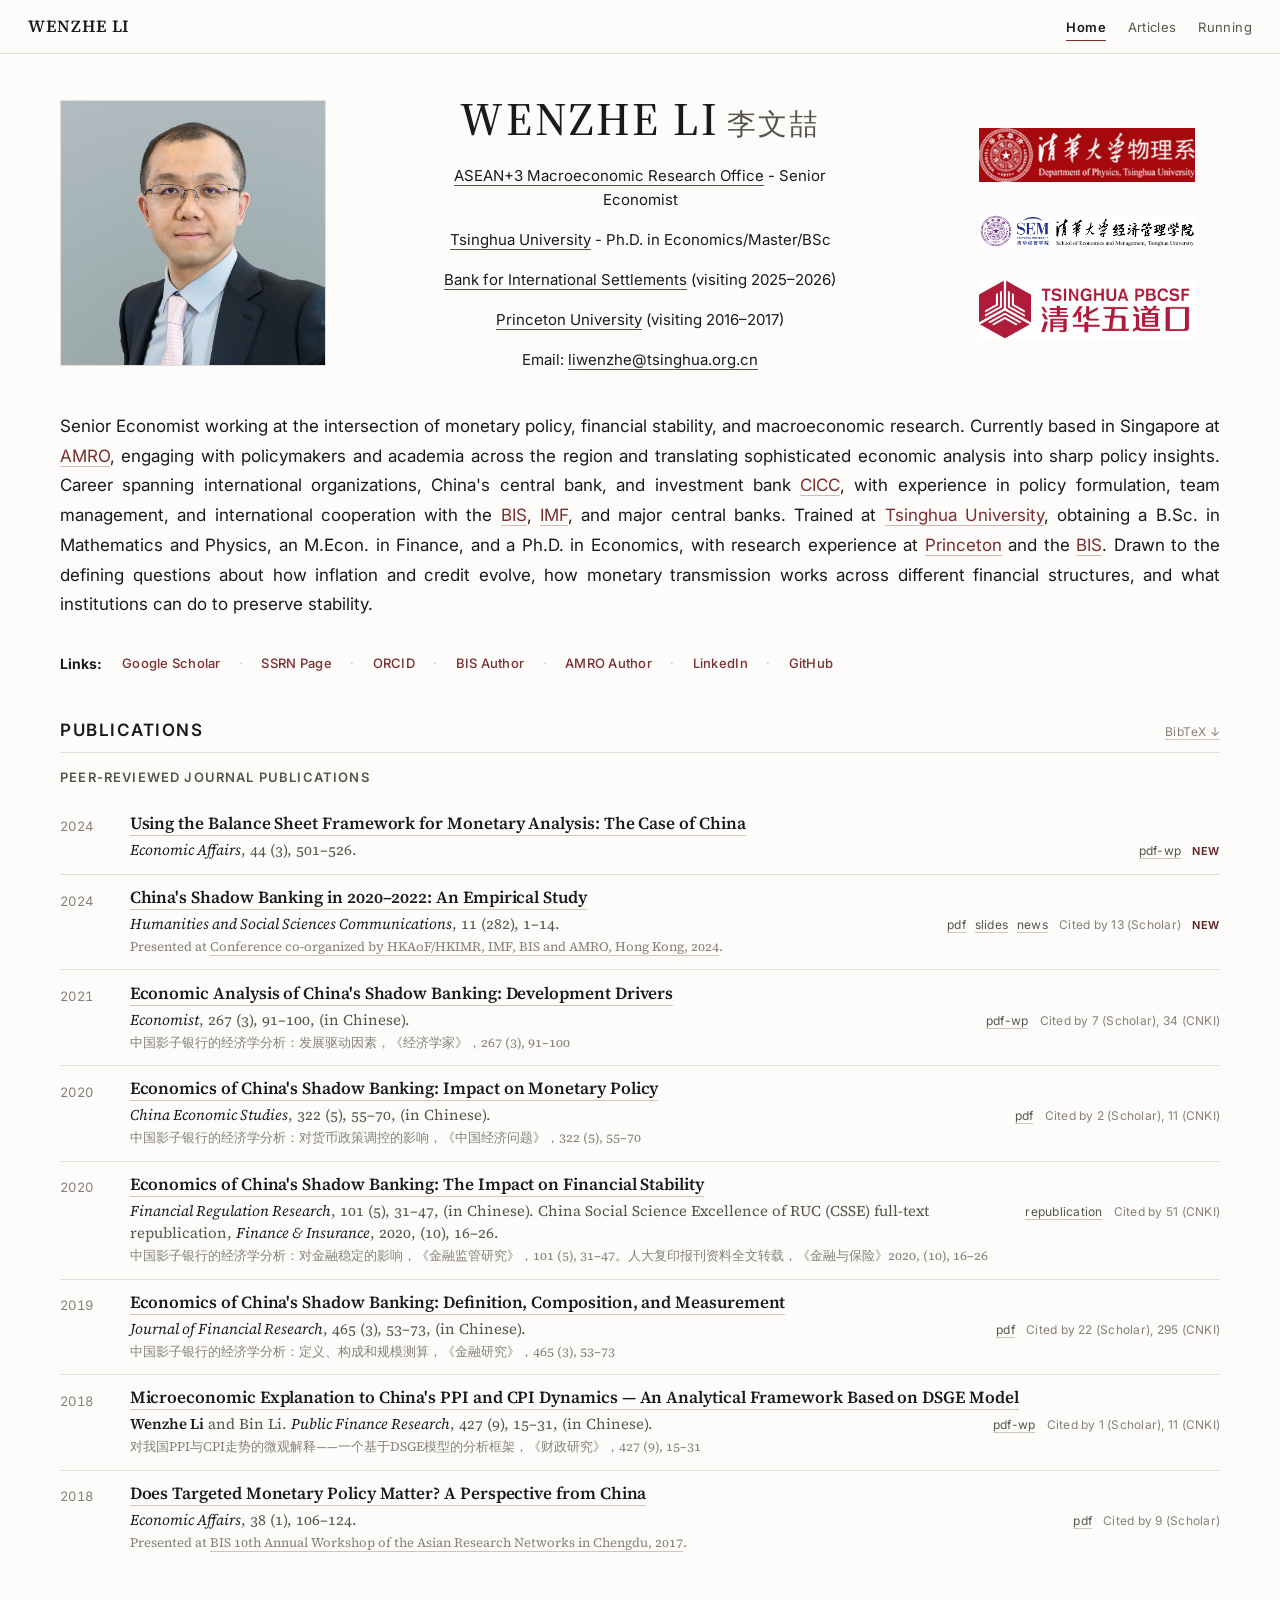
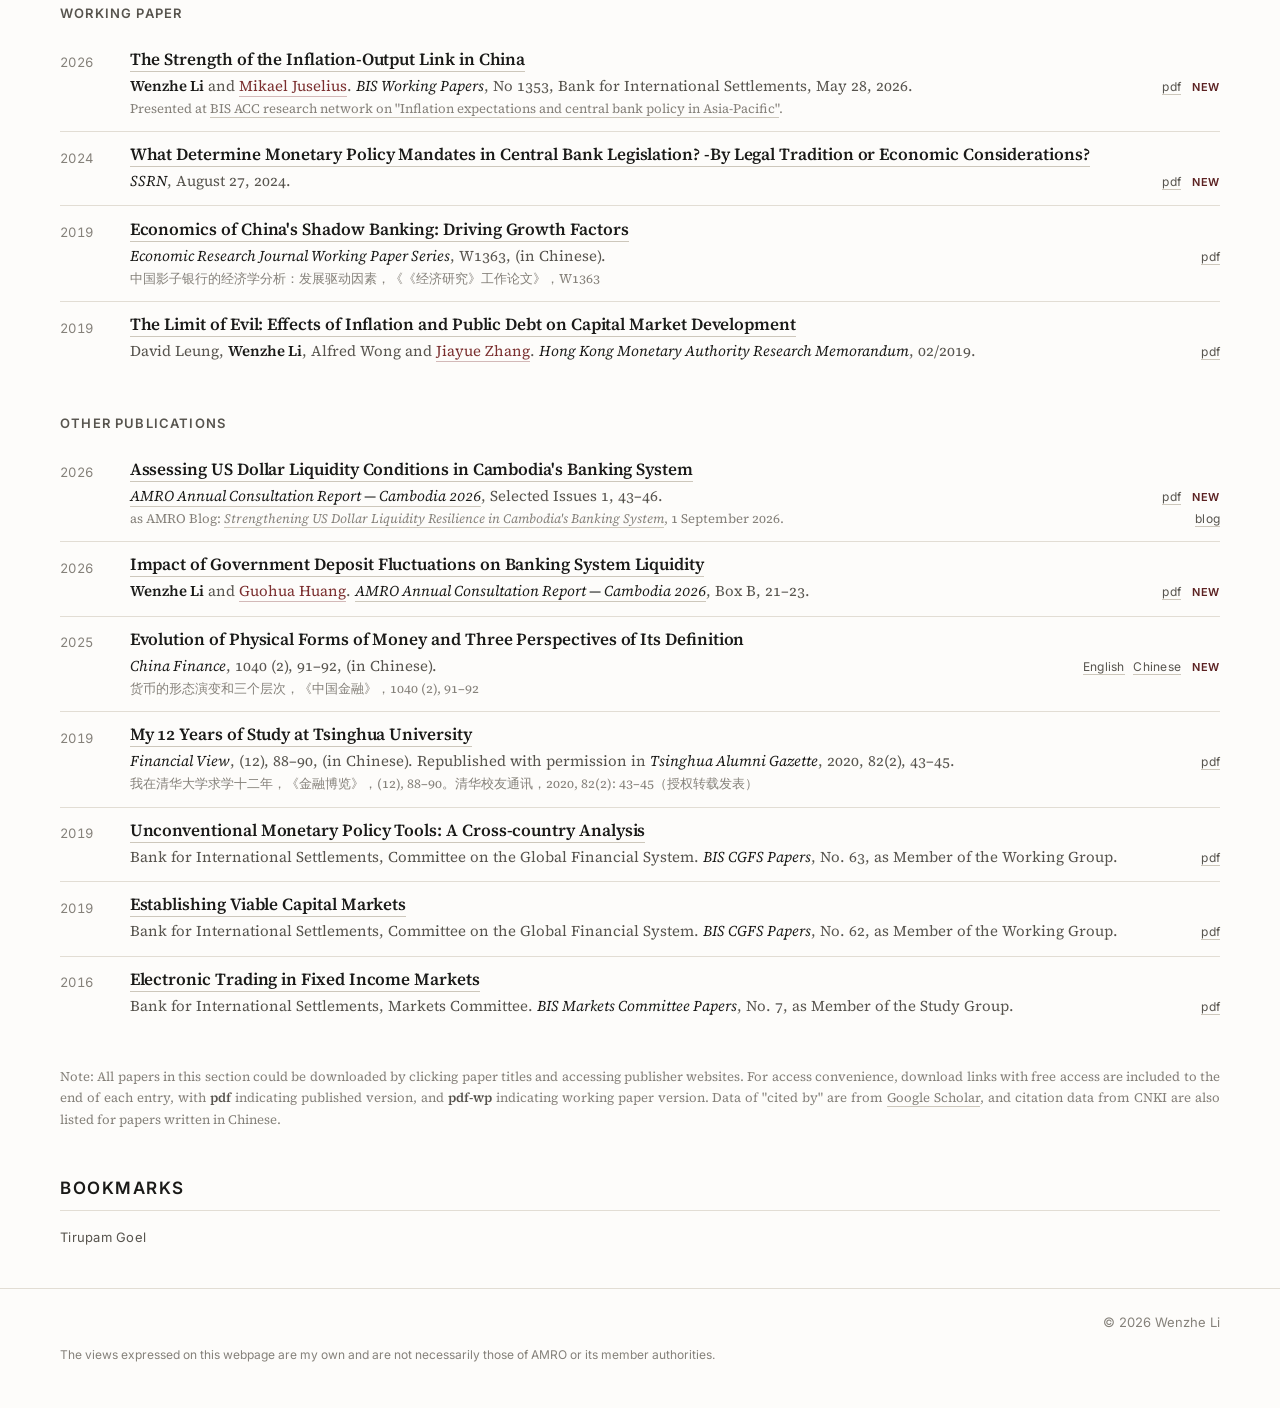
<file: index.html>
<!DOCTYPE html>
<html lang="en">
<head>
<!-- Google Analytics (GA4). Property G-NYK8VDNS0S. Unlike GoatCounter in
     the footer, this sets cookies and collects personal data. -->
<script async src="https://www.googletagmanager.com/gtag/js?id=G-NYK8VDNS0S"></script>
<script>
  window.dataLayer = window.dataLayer || [];
  function gtag(){dataLayer.push(arguments);}
  gtag('js', new Date());
  gtag('config', 'G-NYK8VDNS0S');
</script>

<meta charset="utf-8">
<meta name="viewport" content="width=device-width, initial-scale=1">
<title>WENZHE LI</title>
<meta name="description" content="Wenzhe Li (李文喆), Senior Economist at AMRO, visited the BIS in 2025-2026 and Princeton University 2016-2017, Ph.D. from Tsinghua University. Research on macroeconomics and inflation, financial stability, monetary policy, international economics, and China's shadow banking system - published in peer-reviewed journals including Humanities and Social Sciences Communications, the Journal of Financial Research, as well as BIS and HKMA Working Papers.">
<meta name="author" content="Wenzhe Li">
<link rel="canonical" href="https://freedomcs.github.io/">

<meta property="og:type" content="profile">
<meta property="og:title" content="Wenzhe Li 李文喆 — Senior Economist, AMRO">
<meta property="og:description" content="Senior Economist at AMRO; visited the BIS 2025-2026 and Princeton 2016-2017; Ph.D. from Tsinghua. Research on macroeconomics and inflation, financial stability, monetary policy, international economics, and China's shadow banking system.">
<meta property="og:url" content="https://freedomcs.github.io/">
<meta property="og:image" content="https://freedomcs.github.io/assets/portrait.jpg">
<meta name="twitter:card" content="summary">

<link rel="preconnect" href="https://fonts.googleapis.com">
<link rel="preconnect" href="https://fonts.gstatic.com" crossorigin>
<link href="https://fonts.googleapis.com/css2?family=Source+Serif+4:ital,opsz,wght@0,8..60,400..700;1,8..60,400&family=Inter:wght@400;500;600&display=swap" rel="stylesheet">
<link rel="icon" href="assets/favicon.svg" type="image/svg+xml">
<link rel="stylesheet" href="assets/style.css">
</head>
<body>
<a class="skip" href="#main">Skip to content</a>

<header class="masthead">
  <div class="masthead__inner">
    <a class="brand" href="index.html">Wenzhe Li</a>
    <nav class="nav" aria-label="Main">
      <a href="index.html" aria-current="page">Home</a>
      <a href="articles.html">Articles</a>
      <a href="running.html">Running</a>
    </nav>
  </div>
</header>

<main id="main">
  <div class="wrap">

    <section class="profile">
      <div class="profile__grid">
        <div class="profile__portrait">
          <img class="portrait" src="assets/portrait.jpg" alt="Portrait of Wenzhe Li" width="900" height="900">
        </div>
        <div class="profile__details">
          <h1 class="profile__name" id="hero-name">Wenzhe Li</h1>
          <div class="profile__lines" id="profile-lines"></div>
        </div>
        <aside class="profile__logos" aria-label="Tsinghua University affiliations">
          <a href="https://www.phys.tsinghua.edu.cn/phyen/" rel="noopener">
            <img src="assets/logos/web-physics.png" alt="Tsinghua University Department of Physics" width="602" height="149">
          </a>
          <a href="https://www.sem.tsinghua.edu.cn/en/" rel="noopener">
            <img src="assets/logos/TsinghuaSEM.png" alt="School of Economics and Management, Tsinghua University" width="1682" height="250">
          </a>
          <a href="https://eng.pbcsf.tsinghua.edu.cn/" rel="noopener">
            <img src="assets/logos/PBCSF.png" alt="Tsinghua PBC School of Finance" width="1364" height="363">
          </a>
        </aside>
      </div>
      <div class="profile__bio" id="bio"></div>
      <div class="profile__links">
        <strong>Links:</strong>
        <ul class="linkrow js-profiles"></ul>
      </div>
    </section>

    <section id="publications">
      <h2>Publications
        <span class="h2__aside"><a href="#" id="bibtex-all">BibTeX ↓</a></span>
      </h2>
      <div id="publications-list"></div>
    <!-- BEGIN noscript-publications (generated by scripts/build-noscript.py) -->
    <noscript>
      <!-- Static copy of the publication list for clients that do not run
           JavaScript. Regenerate with scripts/build-noscript.py after
           editing data/publications.json. -->
      <h3>Peer-Reviewed Journal Publications</h3>
      <ul>
        <li><a href="https://onlinelibrary.wiley.com/doi/10.1111/ecaf.12669">Using the Balance Sheet Framework for Monetary Analysis: The Case of China</a>. <em>Economic Affairs</em>, 44 (3), 501–526, 2024.</li>
        <li><a href="https://www.nature.com/articles/s41599-024-02733-y">China&#x27;s Shadow Banking in 2020–2022: An Empirical Study</a>. <em>Humanities and Social Sciences Communications</em>, 11 (282), 1–14, 2024.</li>
        <li><a href="https://kns.cnki.net/kcms/detail/detail.aspx?dbcode=CJFD&amp;filename=JJXJ202103011&amp;dbname=CJFDAUTO">Economic Analysis of China&#x27;s Shadow Banking: Development Drivers</a>. <em>Economist</em>, 267 (3), 91–100, 2021, (in Chinese). 中国影子银行的经济学分析：发展驱动因素</li>
        <li><a href="https://ces.xmu.edu.cn/CN/abstract/abstract524.shtml">Economics of China&#x27;s Shadow Banking: Impact on Monetary Policy</a>. <em>China Economic Studies</em>, 322 (5), 55–70, 2020, (in Chinese). 中国影子银行的经济学分析：对货币政策调控的影响</li>
        <li><a href="https://kns.cnki.net/kcms/detail/detail.aspx?dbcode=CJFD&amp;filename=JRJG202005003&amp;dbname=CJFDAUTODAY">Economics of China&#x27;s Shadow Banking: The Impact on Financial Stability</a>. <em>Financial Regulation Research</em>, 101 (5), 31–47, 2020, (in Chinese). 中国影子银行的经济学分析：对金融稳定的影响</li>
        <li><a href="http://www.jryj.org.cn/CN/Y2019/V465/I3/53">Economics of China&#x27;s Shadow Banking: Definition, Composition, and Measurement</a>. <em>Journal of Financial Research</em>, 465 (3), 53–73, 2019, (in Chinese). 中国影子银行的经济学分析：定义、构成和规模测算</li>
        <li>Wenzhe Li and Bin Li. <a href="http://kns.cnki.net/kcms/detail/detail.aspx?dbcode=CJFD&amp;filename=CZYJ201809002&amp;dbname=CJFDPREP">Microeconomic Explanation to China&#x27;s PPI and CPI Dynamics — An Analytical Framework Based on DSGE Model</a>. <em>Public Finance Research</em>, 427 (9), 15–31, 2018, (in Chinese). 对我国PPI与CPI走势的微观解释——一个基于DSGE模型的分析框架</li>
        <li><a href="https://onlinelibrary.wiley.com/doi/full/10.1111/ecaf.12273">Does Targeted Monetary Policy Matter? A Perspective from China</a>. <em>Economic Affairs</em>, 38 (1), 106–124, 2018.</li>
      </ul>
      <h3>Working Paper</h3>
      <ul>
        <li>Wenzhe Li and Mikael Juselius. <a href="https://www.bis.org/publ/work1353.htm">The Strength of the Inflation-Output Link in China</a>. <em>BIS Working Papers</em>, No 1353, Bank for International Settlements, 2026.</li>
        <li><a href="http://dx.doi.org/10.2139/ssrn.4938363">What Determine Monetary Policy Mandates in Central Bank Legislation? -By Legal Tradition or Economic Considerations?</a>. <em>SSRN</em>, 2024.</li>
        <li><a href="http://www.erj.cn/cn/lwInfo.aspx?m=20100921113738390893&amp;n=20190416145810083450">Economics of China&#x27;s Shadow Banking: Driving Growth Factors</a>. <em>Economic Research Journal Working Paper Series</em>, W1363, 2019, (in Chinese). 中国影子银行的经济学分析：发展驱动因素</li>
        <li>David Leung, Wenzhe Li, Alfred Wong and Jiayue Zhang. <a href="https://www.hkma.gov.hk/media/eng/publication-and-research/research/research-memorandums/2019/RM02-2019.pdf">The Limit of Evil: Effects of Inflation and Public Debt on Capital Market Development</a>. <em>Hong Kong Monetary Authority Research Memorandum</em>, 02/2019, 2019.</li>
      </ul>
      <h3>Other Publications</h3>
      <ul>
        <li><a href="https://amro-asia.org/wp-content/uploads/2026/07/AMRO-Cambodia-ACR-2026_SI_1-US-Dollar-Liquidity_20260727.pdf">Assessing US Dollar Liquidity Conditions in Cambodia&#x27;s Banking System</a>. <a href="https://amro-asia.org/amros-2026-annual-consultation-report-on-cambodia"><em>AMRO Annual Consultation Report — Cambodia 2026</em></a>, Selected Issues 1, 43–46, 2026. as AMRO Blog: <em><a href="https://amro-asia.org/strengthening-us-dollar-liquidity-resilience-in-cambodias-banking-system" rel="noopener">Strengthening US Dollar Liquidity Resilience in Cambodia's Banking System</a></em>, 1 September 2026. <a href="https://amro-asia.org/strengthening-us-dollar-liquidity-resilience-in-cambodias-banking-system">blog</a>.</li>
        <li>Wenzhe Li and Guohua Huang. <a href="https://amro-asia.org/wp-content/uploads/2026/07/AMRO-Cambodia-ACR-2026_for-Publication_20260727.pdf#page=21.65">Impact of Government Deposit Fluctuations on Banking System Liquidity</a>. <a href="https://amro-asia.org/amros-2026-annual-consultation-report-on-cambodia"><em>AMRO Annual Consultation Report — Cambodia 2026</em></a>, Box B, 21–23, 2026.</li>
        <li>Evolution of Physical Forms of Money and Three Perspectives of Its Definition. <em>China Finance</em>, 1040 (2), 91–92, 2025, (in Chinese). 货币的形态演变和三个层次</li>
        <li><a href="https://www.tsinghua.org.cn/info/3259/41230.htm">My 12 Years of Study at Tsinghua University</a>. <em>Financial View</em>, (12), 88–90, 2019, (in Chinese). 我在清华大学求学十二年</li>
        <li><a href="https://www.bis.org/publ/cgfs63.htm">Unconventional Monetary Policy Tools: A Cross-country Analysis</a>. Bank for International Settlements, Committee on the Global Financial System. <em>BIS CGFS Papers</em>, No. 63, as Member of the Working Group, 2019.</li>
        <li><a href="https://www.bis.org/publ/cgfs62.htm">Establishing Viable Capital Markets</a>. Bank for International Settlements, Committee on the Global Financial System. <em>BIS CGFS Papers</em>, No. 62, as Member of the Working Group, 2019.</li>
        <li><a href="https://www.bis.org/publ/mktc07.htm">Electronic Trading in Fixed Income Markets</a>. Bank for International Settlements, Markets Committee. <em>BIS Markets Committee Papers</em>, No. 7, as Member of the Study Group, 2016.</li>
      </ul>
    </noscript>
    <!-- END noscript-publications -->
      <p class="pub-note">
        Note: All papers in this section could be downloaded by clicking paper
        titles and accessing publisher websites. For access convenience,
        download links with free access are included to the end of each entry,
        with <strong>pdf</strong> indicating published version, and
        <strong>pdf-wp</strong> indicating working paper version. Data of
        "cited by" are from
        <a href="https://scholar.google.com/citations?user=TOMxKgsAAAAJ&amp;hl=en" rel="noopener">Google Scholar</a>,
        and citation data from CNKI are also listed for papers written in
        Chinese.
      </p>
    </section>

    <section>
      <h2>Bookmarks</h2>
      <div class="linkrow js-bookmarks"></div>
    </section>

    <!-- MapMyVisitors widget registered for this site (dashboard /web/1c738).
         The section hides itself if the image fails so an outage at their end
         leaves no blank gap; it reappears on its own once the map returns.
         Their map service has been returning HTTP 500 for all real account
         keys since around 1 August 2026. -->
    <section class="visitors no-print" hidden>
      <a href="https://mapmyvisitors.com/web/1c738" title="Visit tracker">
        <img src="https://mapmyvisitors.com/map.png?d=lXcs4JffDPDy1VnFtW6S-WP7A872q90rZNtvAFDXicM&amp;cl=ffffff&amp;w=300&amp;t=tt&amp;co=2d78ad&amp;ct=ffffff"
             alt="Map of visitor locations with total pageview count"
             width="300" height="158"
             onload="this.closest('.visitors').hidden = false"
             onerror="this.closest('.visitors').remove()">
      </a>
    </section>

  </div>
</main>

<footer class="foot">
  <div class="wrap">
    <div class="foot__grid">
      <span class="visits" id="visit-count" hidden></span>
      <div style="margin-left:auto">
        © <span class="js-year"></span> Wenzhe Li
      </div>
    </div>
    <p class="foot__disclaimer js-disclaimer"></p>
  </div>
</footer>

<!-- Visitor counting via GoatCounter (no cookies, no personal data).
     Dashboard: https://wenzheli.goatcounter.com

     The visit total in the footer additionally needs "Allow adding visitor
     counts on your website" ticked in Settings → Site settings; until then
     the counter endpoint returns 403 and the footer simply shows nothing.
     Tracking itself works either way. -->
<script>window.WL_GOATCOUNTER = "wenzheli";</script>
<script data-goatcounter="https://wenzheli.goatcounter.com/count"
        async src="//gc.zgo.at/count.js"></script>

<script src="assets/site.js"></script>
</body>
</html>
</file>
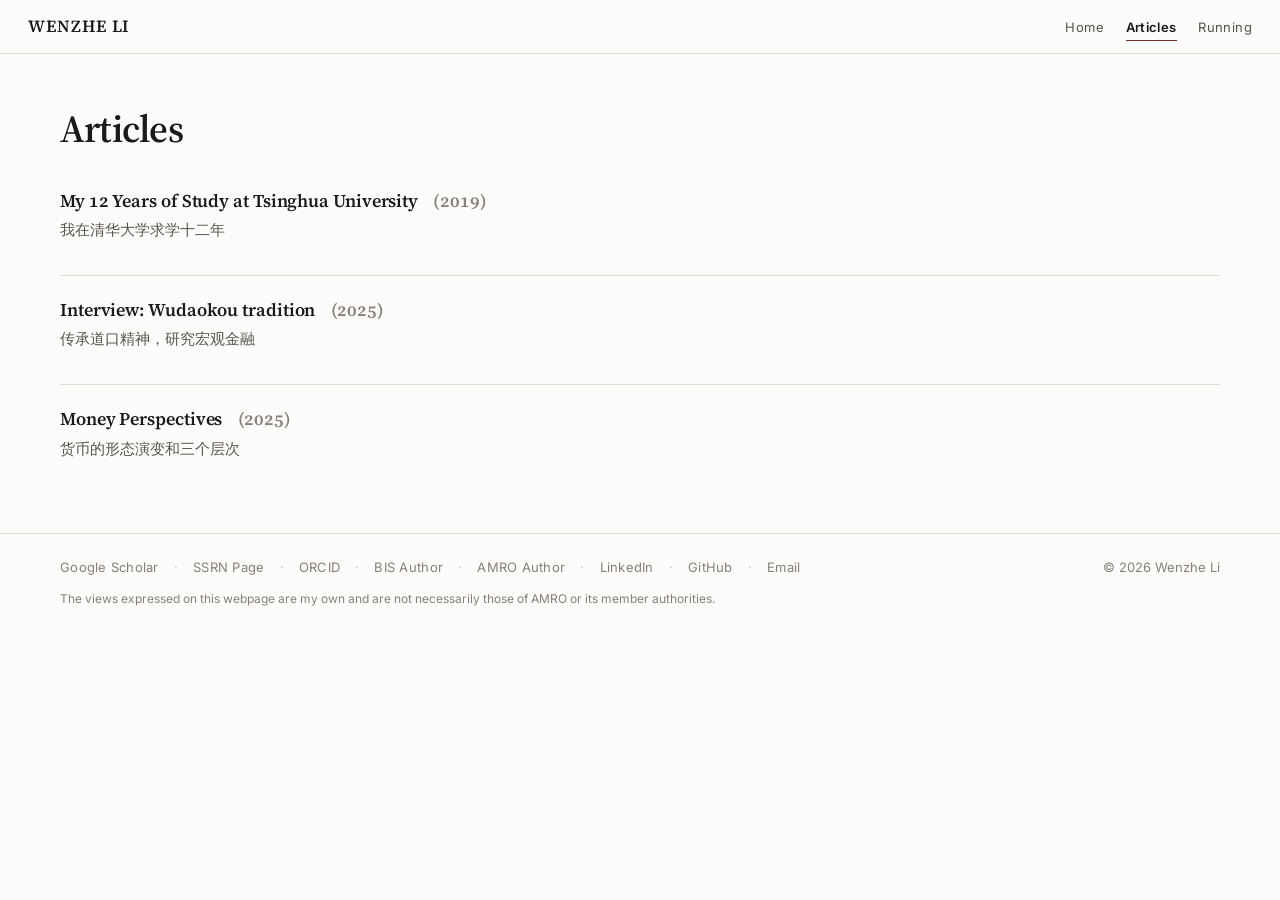
<file: articles.html>
<!DOCTYPE html>
<html lang="en">
<head>
<!-- Google Analytics (GA4). Property G-NYK8VDNS0S. Unlike GoatCounter in
     the footer, this sets cookies and collects personal data. -->
<script async src="https://www.googletagmanager.com/gtag/js?id=G-NYK8VDNS0S"></script>
<script>
  window.dataLayer = window.dataLayer || [];
  function gtag(){dataLayer.push(arguments);}
  gtag('js', new Date());
  gtag('config', 'G-NYK8VDNS0S');
</script>

<meta charset="utf-8">
<meta name="viewport" content="width=device-width, initial-scale=1">
<title>WENZHE LI - Articles</title>
<meta name="description" content="Essays and interviews by Wenzhe Li (李文喆), economist at AMRO: on the evolving forms of money and how it is defined, twelve years of study at Tsinghua University, and the Wudaokou tradition in macro-finance research.">
<link rel="canonical" href="https://freedomcs.github.io/articles.html">

<meta property="og:type" content="website">
<meta property="og:title" content="Articles — Wenzhe Li">
<meta property="og:description" content="Essays and interviews by Wenzhe Li (李文喆), economist at AMRO: on the evolving forms of money and how it is defined, twelve years of study at Tsinghua University, and the Wudaokou tradition in macro-finance research.">
<meta property="og:url" content="https://freedomcs.github.io/articles.html">
<meta property="og:image" content="https://freedomcs.github.io/assets/portrait.jpg">
<meta name="twitter:card" content="summary">

<link rel="preconnect" href="https://fonts.googleapis.com">
<link rel="preconnect" href="https://fonts.gstatic.com" crossorigin>
<link href="https://fonts.googleapis.com/css2?family=Source+Serif+4:ital,opsz,wght@0,8..60,400..700;1,8..60,400&family=Inter:wght@400;500;600&display=swap" rel="stylesheet">
<link rel="icon" href="assets/favicon.svg" type="image/svg+xml">
<link rel="stylesheet" href="assets/style.css">
</head>
<body>
<a class="skip" href="#main">Skip to content</a>

<header class="masthead">
  <div class="masthead__inner">
    <a class="brand" href="index.html">Wenzhe Li</a>
    <nav class="nav" aria-label="Main">
      <a href="index.html">Home</a>
      <a href="articles.html" aria-current="page">Articles</a>
      <a href="running.html">Running</a>
    </nav>
  </div>
</header>

<main id="main">
  <div class="wrap">

    <h1 class="page-title">Articles</h1>

    <ul class="articles" id="articles"></ul>


  </div>
</main>

<footer class="foot">
  <div class="wrap">
    <div class="foot__grid">
      <ul class="linkrow js-profiles"></ul>
      <div style="margin-left:auto">© <span class="js-year"></span> Wenzhe Li</div>
    </div>
    <p class="foot__disclaimer js-disclaimer"></p>
  </div>
</footer>

<script src="assets/site.js"></script>
</body>
</html>
</file>
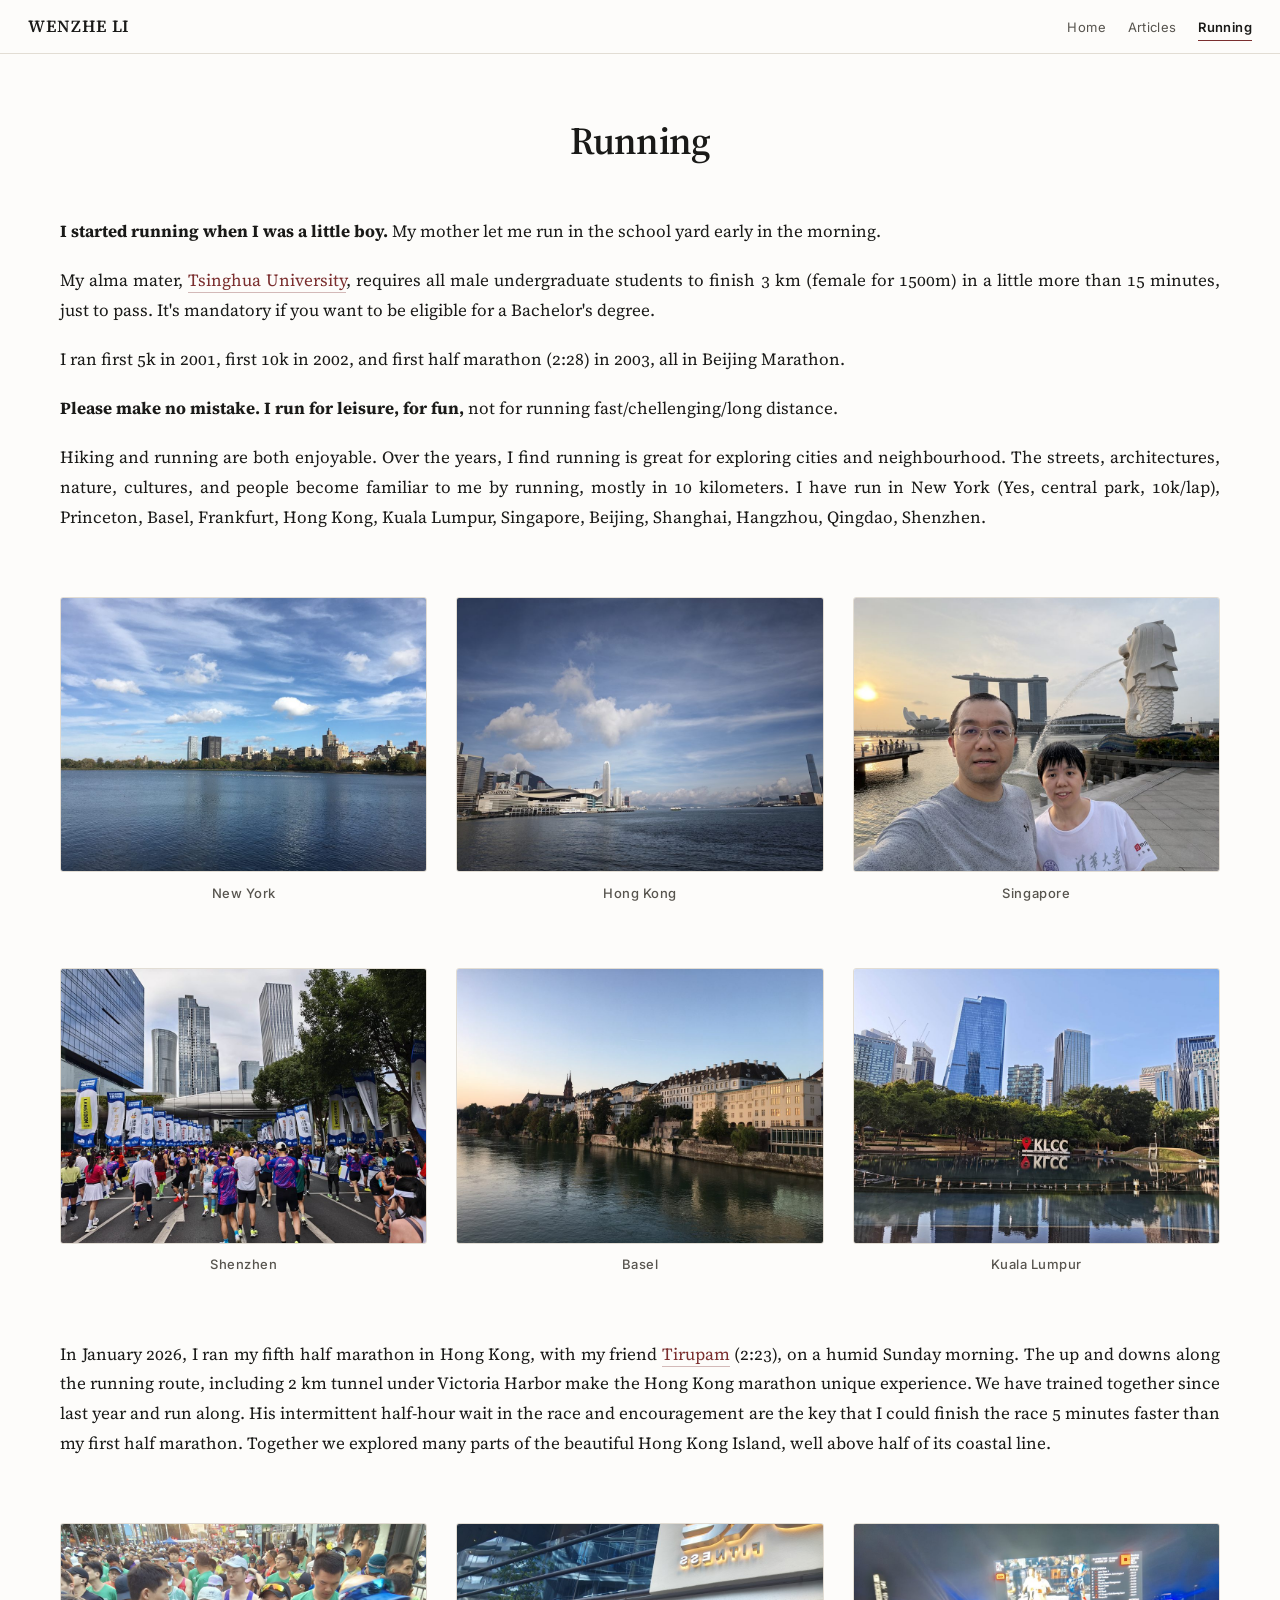
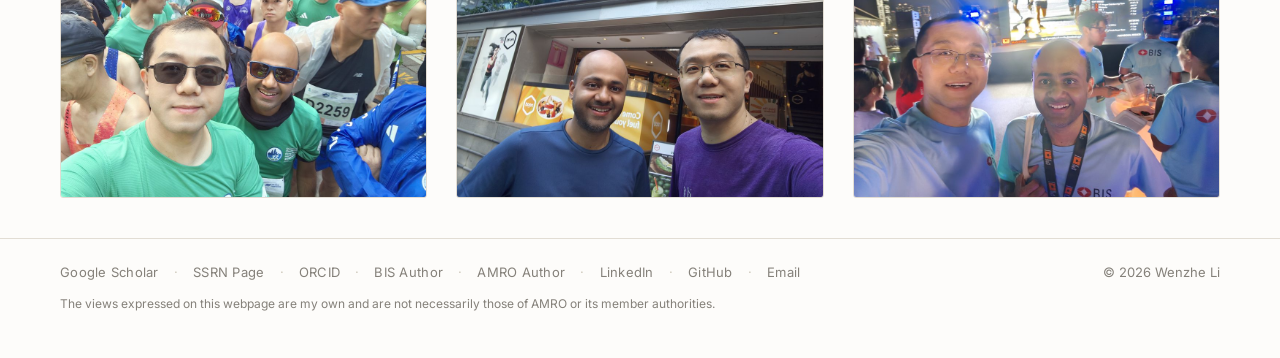
<file: running.html>
<!DOCTYPE html>
<html lang="en">
<head>
<!-- Google Analytics (GA4). Property G-NYK8VDNS0S. Unlike GoatCounter in
     the footer, this sets cookies and collects personal data. -->
<script async src="https://www.googletagmanager.com/gtag/js?id=G-NYK8VDNS0S"></script>
<script>
  window.dataLayer = window.dataLayer || [];
  function gtag(){dataLayer.push(arguments);}
  gtag('js', new Date());
  gtag('config', 'G-NYK8VDNS0S');
</script>

<meta charset="utf-8">
<meta name="viewport" content="width=device-width, initial-scale=1">
<title>WENZHE LI - Running</title>
<meta name="description" content="Wenzhe Li (李文喆) on running for leisure: the Tsinghua 3 km requirement, first half marathon at the 2003 Beijing Marathon, the 2026 Hong Kong Half, and exploring cities ten kilometres at a time — New York, Basel, Hong Kong, Singapore and more.">
<link rel="canonical" href="https://freedomcs.github.io/running.html">

<meta property="og:type" content="website">
<meta property="og:title" content="Running — Wenzhe Li">
<meta property="og:description" content="Wenzhe Li (李文喆) on running for leisure: the Tsinghua 3 km requirement, first half marathon at the 2003 Beijing Marathon, the 2026 Hong Kong Half, and exploring cities ten kilometres at a time — New York, Basel, Hong Kong, Singapore and more.">
<meta property="og:url" content="https://freedomcs.github.io/running.html">
<meta property="og:image" content="https://freedomcs.github.io/assets/portrait.jpg">
<meta name="twitter:card" content="summary">

<link rel="preconnect" href="https://fonts.googleapis.com">
<link rel="preconnect" href="https://fonts.gstatic.com" crossorigin>
<link href="https://fonts.googleapis.com/css2?family=Source+Serif+4:ital,opsz,wght@0,8..60,400..700;1,8..60,400&family=Inter:wght@400;500;600&display=swap" rel="stylesheet">
<link rel="icon" href="assets/favicon.svg" type="image/svg+xml">
<link rel="stylesheet" href="assets/style.css">
</head>
<body>
<a class="skip" href="#main">Skip to content</a>

<header class="masthead">
  <div class="masthead__inner">
    <a class="brand" href="index.html">Wenzhe Li</a>
    <nav class="nav" aria-label="Main">
      <a href="index.html">Home</a>
      <a href="articles.html">Articles</a>
      <a href="running.html" aria-current="page">Running</a>
    </nav>
  </div>
</header>

<main id="main" class="running-page">
  <div class="wrap">

    <h1 class="page-title">Running</h1>

    <div class="prose">
      <p>
        <strong>I started running when I was a little boy.</strong> My mother let me run in the
        school yard early in the morning.
      </p>
      <p>
        My alma mater, <a href="https://www.tsinghua.edu.cn/en/">Tsinghua
        University</a>, requires all male undergraduate students to finish
        3&nbsp;km (female for 1500m) in a little more than 15 minutes, just to
        pass. It's mandatory if you want to be eligible for a Bachelor's
        degree.
      </p>
      <p>
        I ran first 5k in 2001, first 10k in 2002, and first half marathon
        (2:28) in 2003, all in Beijing Marathon.
      </p>
      <p>
        <strong>Please make no mistake. I run for leisure, for fun,</strong>
        not for running fast/chellenging/long distance.
      </p>
      <p>
        Hiking and running are both enjoyable. Over the years, I find running
        is great for exploring cities and neighbourhood. The streets,
        architectures, nature, cultures, and people become familiar to me by
        running, mostly in 10 kilometers. I have run in New York (Yes, central
        park, 10k/lap), Princeton, Basel, Frankfurt, Hong Kong, Kuala Lumpur,
        Singapore, Beijing, Shanghai, Hangzhou, Qingdao, Shenzhen.
      </p>
    </div>

    <section>
      <div class="gallery">
        <figure><img src="assets/running/running-01-new-york.jpg" alt="Running in New York" width="1600" height="1200"><figcaption>New York</figcaption></figure>
        <figure><img src="assets/running/running-02-hong-kong.jpg" alt="Running in Hong Kong" width="1600" height="1200"><figcaption>Hong Kong</figcaption></figure>
        <figure><img src="assets/running/running-03-singapore.jpg" alt="Running in Singapore" width="1600" height="1200"><figcaption>Singapore</figcaption></figure>
      </div>
    </section>

    <section>
      <div class="gallery">
        <figure><img src="assets/running/running-04-shenzhen.jpg" alt="Running in Shenzhen" loading="lazy" width="1600" height="1200"><figcaption>Shenzhen</figcaption></figure>
        <figure><img src="assets/running/running-05-basel.jpg" alt="Running in Basel" loading="lazy" width="1600" height="1200"><figcaption>Basel</figcaption></figure>
        <figure><img src="assets/running/running-06-kuala-lumpur.jpg" alt="Running in Kuala Lumpur" loading="lazy" width="1600" height="1200"><figcaption>Kuala Lumpur</figcaption></figure>
      </div>
    </section>

    <div class="prose">
      <p>
        In January 2026, I ran my fifth half marathon in Hong Kong, with my
        friend <a href="https://sites.google.com/site/tirupam/">Tirupam</a>
        (2:23), on a humid Sunday morning. The up and downs along the running
        route, including 2 km tunnel under Victoria Harbor make the Hong Kong
        marathon unique experience. We have trained together since last year
        and run along. His intermittent half-hour wait in the race and
        encouragement are the key that I could finish the race 5 minutes
        faster than my first half marathon. Together we explored many parts of
        the beautiful Hong Kong Island, well above half of its coastal line.
      </p>
    </div>

    <section>
      <div class="gallery">
        <figure><img src="assets/running/running-07-hong-kong-training-1.jpg" alt="Hong Kong Half Marathon" loading="lazy" width="1600" height="1200"></figure>
        <figure><img src="assets/running/running-08-hong-kong-training-2.jpg" alt="Hong Kong Half Marathon" loading="lazy" width="1600" height="1200"></figure>
        <figure><img src="assets/running/running-09-hong-kong-training-3.jpg" alt="Hong Kong Half Marathon" loading="lazy" width="1600" height="1200"></figure>
      </div>
    </section>

  </div>
</main>

<footer class="foot">
  <div class="wrap">
    <div class="foot__grid">
      <ul class="linkrow js-profiles"></ul>
      <div style="margin-left:auto">© <span class="js-year"></span> Wenzhe Li</div>
    </div>
    <p class="foot__disclaimer js-disclaimer"></p>
  </div>
</footer>

<script src="assets/site.js"></script>
</body>
</html>
</file>
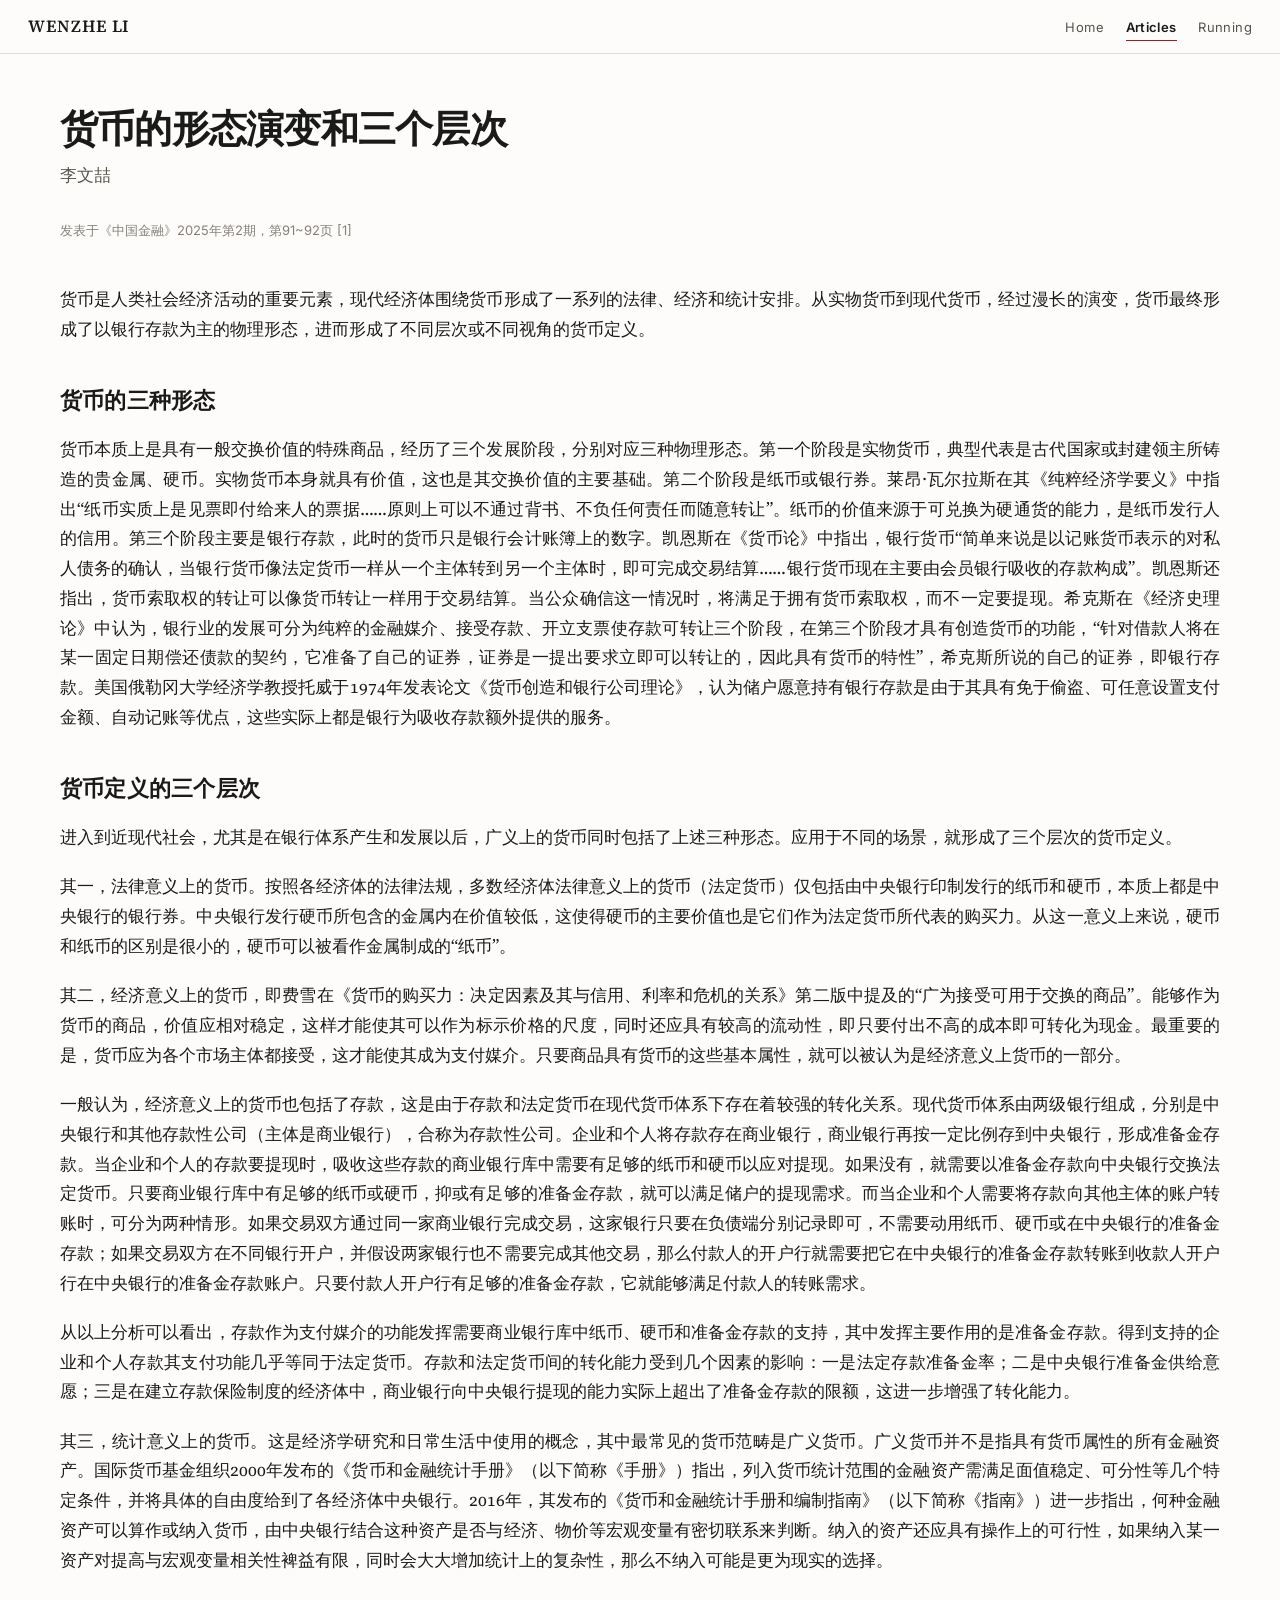
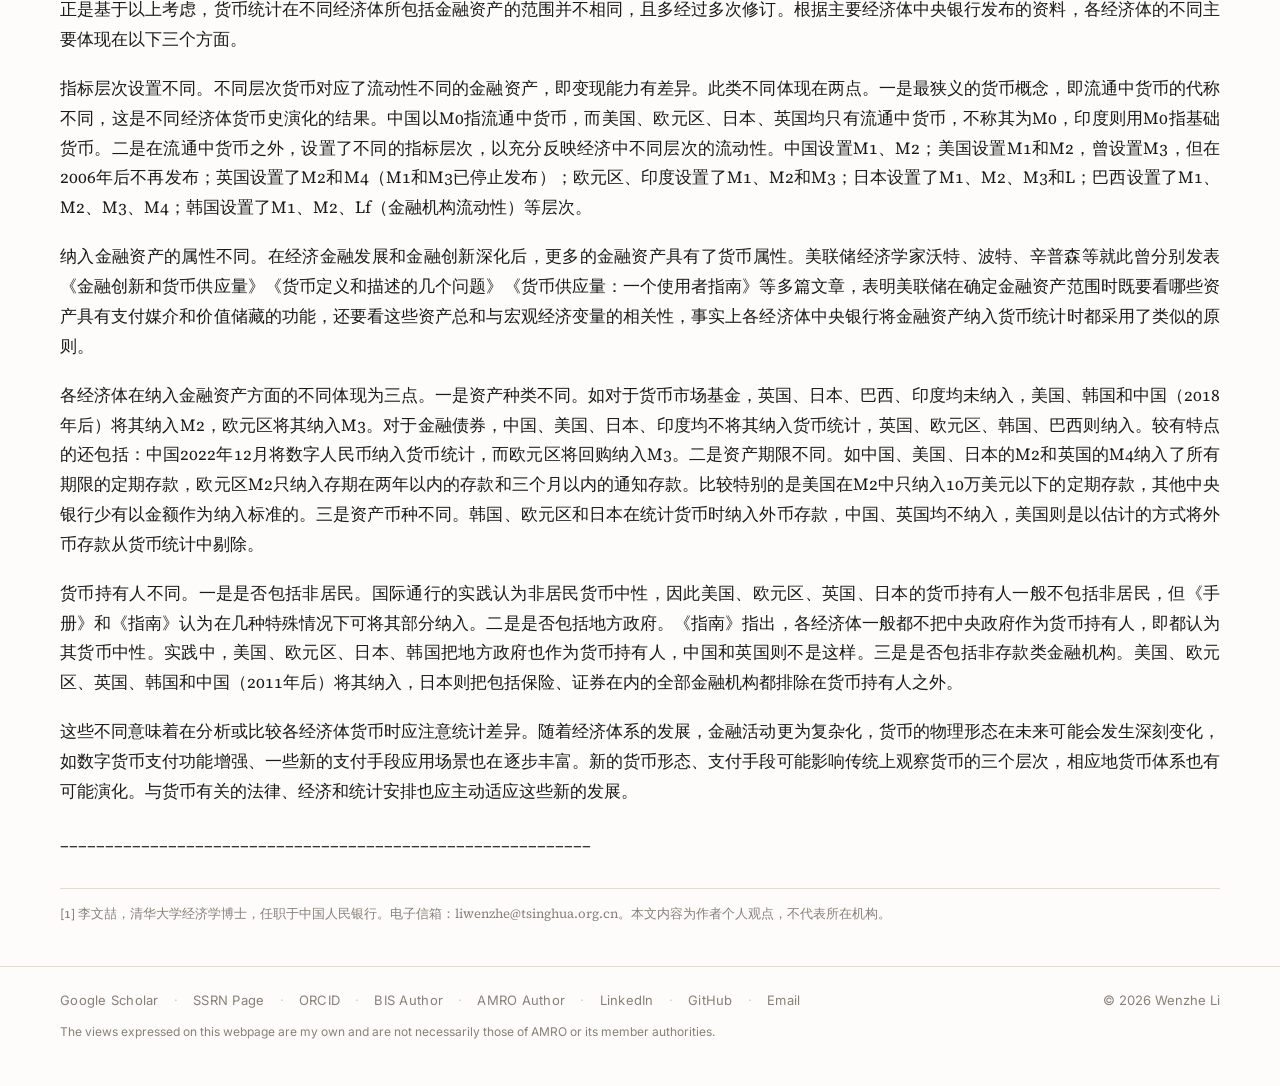
<file: articles/money-perspectives-cn.html>
<!DOCTYPE html>
<html lang="en">
<head>
<!-- Google Analytics (GA4). Property G-NYK8VDNS0S. Unlike GoatCounter in
     the footer, this sets cookies and collects personal data. -->
<script async src="https://www.googletagmanager.com/gtag/js?id=G-NYK8VDNS0S"></script>
<script>
  window.dataLayer = window.dataLayer || [];
  function gtag(){dataLayer.push(arguments);}
  gtag('js', new Date());
  gtag('config', 'G-NYK8VDNS0S');
</script>

<meta charset="utf-8">
<meta name="viewport" content="width=device-width, initial-scale=1">
<title>WENZHE LI - 中文 Money Perspectives</title>
<meta name="description" content="李文喆：货币的形态演变和三个层次，发表于《中国金融》2025年第2期。">
<link rel="canonical" href="https://freedomcs.github.io/articles/money-perspectives-cn.html">

<meta property="og:type" content="article">
<meta property="og:title" content="货币的形态演变和三个层次">
<meta property="og:description" content="李文喆：货币的形态演变和三个层次，发表于《中国金融》2025年第2期。">
<meta property="og:url" content="https://freedomcs.github.io/articles/money-perspectives-cn.html">
<meta property="og:image" content="https://freedomcs.github.io/assets/portrait.jpg">
<meta name="twitter:card" content="summary">

<!-- Google Scholar citation metadata. Scholar reads these to treat the
     page as a scholarly document rather than an ordinary web page. -->
<meta name="citation_title" content="货币的形态演变和三个层次">
<meta name="citation_author" content="李文喆">
<meta name="citation_journal_title" content="中国金融">
<meta name="citation_volume" content="1040">
<meta name="citation_issue" content="2">
<meta name="citation_firstpage" content="91">
<meta name="citation_lastpage" content="92">
<meta name="citation_publication_date" content="2025/01/16">
<meta name="citation_language" content="zh">
<meta name="citation_public_url" content="https://freedomcs.github.io/articles/money-perspectives-cn.html">

<link rel="preconnect" href="https://fonts.googleapis.com">
<link rel="preconnect" href="https://fonts.gstatic.com" crossorigin>
<link href="https://fonts.googleapis.com/css2?family=Source+Serif+4:ital,opsz,wght@0,8..60,400..700;1,8..60,400&family=Inter:wght@400;500;600&display=swap" rel="stylesheet">
<link rel="icon" href="../assets/favicon.svg" type="image/svg+xml">
<link rel="stylesheet" href="../assets/style.css">
</head>
<body>
<a class="skip" href="#main">Skip to content</a>

<header class="masthead">
  <div class="masthead__inner">
    <a class="brand" href="../index.html">Wenzhe Li</a>
    <nav class="nav" aria-label="Main">
      <a href="../index.html">Home</a>
      <a href="../articles.html" aria-current="page">Articles</a>
      <a href="../running.html">Running</a>
    </nav>
  </div>
</header>

<main id="main" class="article-page">
  <div class="wrap">

    <h1 class="page-title">货币的形态演变和三个层次</h1>
    <p class="byline" lang="zh">李文喆</p>
    <p class="article-meta">发表于《中国金融》2025年第2期，第91~92页 [1]</p>
    <div class="prose article-body" lang="zh-Hans">
      <p>货币是人类社会经济活动的重要元素，现代经济体围绕货币形成了一系列的法律、经济和统计安排。从实物货币到现代货币，经过漫长的演变，货币最终形成了以银行存款为主的物理形态，进而形成了不同层次或不同视角的货币定义。</p>
      <h2>货币的三种形态</h2>
      <p>货币本质上是具有一般交换价值的特殊商品，经历了三个发展阶段，分别对应三种物理形态。第一个阶段是实物货币，典型代表是古代国家或封建领主所铸造的贵金属、硬币。实物货币本身就具有价值，这也是其交换价值的主要基础。第二个阶段是纸币或银行券。莱昂·瓦尔拉斯在其《纯粹经济学要义》中指出“纸币实质上是见票即付给来人的票据……原则上可以不通过背书、不负任何责任而随意转让”。纸币的价值来源于可兑换为硬通货的能力，是纸币发行人的信用。第三个阶段主要是银行存款，此时的货币只是银行会计账簿上的数字。凯恩斯在《货币论》中指出，银行货币“简单来说是以记账货币表示的对私人债务的确认，当银行货币像法定货币一样从一个主体转到另一个主体时，即可完成交易结算……银行货币现在主要由会员银行吸收的存款构成”。凯恩斯还指出，货币索取权的转让可以像货币转让一样用于交易结算。当公众确信这一情况时，将满足于拥有货币索取权，而不一定要提现。希克斯在《经济史理论》中认为，银行业的发展可分为纯粹的金融媒介、接受存款、开立支票使存款可转让三个阶段，在第三个阶段才具有创造货币的功能，“针对借款人将在某一固定日期偿还债款的契约，它准备了自己的证券，证券是一提出要求立即可以转让的，因此具有货币的特性”，希克斯所说的自己的证券，即银行存款。美国俄勒冈大学经济学教授托威于1974年发表论文《货币创造和银行公司理论》，认为储户愿意持有银行存款是由于其具有免于偷盗、可任意设置支付金额、自动记账等优点，这些实际上都是银行为吸收存款额外提供的服务。</p>
      <h2>货币定义的三个层次</h2>
      <p>进入到近现代社会，尤其是在银行体系产生和发展以后，广义上的货币同时包括了上述三种形态。应用于不同的场景，就形成了三个层次的货币定义。</p>
      <p>其一，法律意义上的货币。按照各经济体的法律法规，多数经济体法律意义上的货币（法定货币）仅包括由中央银行印制发行的纸币和硬币，本质上都是中央银行的银行券。中央银行发行硬币所包含的金属内在价值较低，这使得硬币的主要价值也是它们作为法定货币所代表的购买力。从这一意义上来说，硬币和纸币的区别是很小的，硬币可以被看作金属制成的“纸币”。</p>
      <p>其二，经济意义上的货币，即费雪在《货币的购买力：决定因素及其与信用、利率和危机的关系》第二版中提及的“广为接受可用于交换的商品”。能够作为货币的商品，价值应相对稳定，这样才能使其可以作为标示价格的尺度，同时还应具有较高的流动性，即只要付出不高的成本即可转化为现金。最重要的是，货币应为各个市场主体都接受，这才能使其成为支付媒介。只要商品具有货币的这些基本属性，就可以被认为是经济意义上货币的一部分。</p>
      <p>一般认为，经济意义上的货币也包括了存款，这是由于存款和法定货币在现代货币体系下存在着较强的转化关系。现代货币体系由两级银行组成，分别是中央银行和其他存款性公司（主体是商业银行），合称为存款性公司。企业和个人将存款存在商业银行，商业银行再按一定比例存到中央银行，形成准备金存款。当企业和个人的存款要提现时，吸收这些存款的商业银行库中需要有足够的纸币和硬币以应对提现。如果没有，就需要以准备金存款向中央银行交换法定货币。只要商业银行库中有足够的纸币或硬币，抑或有足够的准备金存款，就可以满足储户的提现需求。而当企业和个人需要将存款向其他主体的账户转账时，可分为两种情形。如果交易双方通过同一家商业银行完成交易，这家银行只要在负债端分别记录即可，不需要动用纸币、硬币或在中央银行的准备金存款；如果交易双方在不同银行开户，并假设两家银行也不需要完成其他交易，那么付款人的开户行就需要把它在中央银行的准备金存款转账到收款人开户行在中央银行的准备金存款账户。只要付款人开户行有足够的准备金存款，它就能够满足付款人的转账需求。</p>
      <p>从以上分析可以看出，存款作为支付媒介的功能发挥需要商业银行库中纸币、硬币和准备金存款的支持，其中发挥主要作用的是准备金存款。得到支持的企业和个人存款其支付功能几乎等同于法定货币。存款和法定货币间的转化能力受到几个因素的影响：一是法定存款准备金率；二是中央银行准备金供给意愿；三是在建立存款保险制度的经济体中，商业银行向中央银行提现的能力实际上超出了准备金存款的限额，这进一步增强了转化能力。</p>
      <p>其三，统计意义上的货币。这是经济学研究和日常生活中使用的概念，其中最常见的货币范畴是广义货币。广义货币并不是指具有货币属性的所有金融资产。国际货币基金组织2000年发布的《货币和金融统计手册》（以下简称《手册》）指出，列入货币统计范围的金融资产需满足面值稳定、可分性等几个特定条件，并将具体的自由度给到了各经济体中央银行。2016年，其发布的《货币和金融统计手册和编制指南》（以下简称《指南》）进一步指出，何种金融资产可以算作或纳入货币，由中央银行结合这种资产是否与经济、物价等宏观变量有密切联系来判断。纳入的资产还应具有操作上的可行性，如果纳入某一资产对提高与宏观变量相关性裨益有限，同时会大大增加统计上的复杂性，那么不纳入可能是更为现实的选择。</p>
      <p>正是基于以上考虑，货币统计在不同经济体所包括金融资产的范围并不相同，且多经过多次修订。根据主要经济体中央银行发布的资料，各经济体的不同主要体现在以下三个方面。</p>
      <p>指标层次设置不同。不同层次货币对应了流动性不同的金融资产，即变现能力有差异。此类不同体现在两点。一是最狭义的货币概念，即流通中货币的代称不同，这是不同经济体货币史演化的结果。中国以M0指流通中货币，而美国、欧元区、日本、英国均只有流通中货币，不称其为M0，印度则用M0指基础货币。二是在流通中货币之外，设置了不同的指标层次，以充分反映经济中不同层次的流动性。中国设置M1、M2；美国设置M1和M2，曾设置M3，但在2006年后不再发布；英国设置了M2和M4（M1和M3已停止发布）；欧元区、印度设置了M1、M2和M3；日本设置了M1、M2、M3和L；巴西设置了M1、M2、M3、M4；韩国设置了M1、M2、Lf（金融机构流动性）等层次。</p>
      <p>纳入金融资产的属性不同。在经济金融发展和金融创新深化后，更多的金融资产具有了货币属性。美联储经济学家沃特、波特、辛普森等就此曾分别发表《金融创新和货币供应量》《货币定义和描述的几个问题》《货币供应量：一个使用者指南》等多篇文章，表明美联储在确定金融资产范围时既要看哪些资产具有支付媒介和价值储藏的功能，还要看这些资产总和与宏观经济变量的相关性，事实上各经济体中央银行将金融资产纳入货币统计时都采用了类似的原则。</p>
      <p>各经济体在纳入金融资产方面的不同体现为三点。一是资产种类不同。如对于货币市场基金，英国、日本、巴西、印度均未纳入，美国、韩国和中国（2018年后）将其纳入M2，欧元区将其纳入M3。对于金融债券，中国、美国、日本、印度均不将其纳入货币统计，英国、欧元区、韩国、巴西则纳入。较有特点的还包括：中国2022年12月将数字人民币纳入货币统计，而欧元区将回购纳入M3。二是资产期限不同。如中国、美国、日本的M2和英国的M4纳入了所有期限的定期存款，欧元区M2只纳入存期在两年以内的存款和三个月以内的通知存款。比较特别的是美国在M2中只纳入10万美元以下的定期存款，其他中央银行少有以金额作为纳入标准的。三是资产币种不同。韩国、欧元区和日本在统计货币时纳入外币存款，中国、英国均不纳入，美国则是以估计的方式将外币存款从货币统计中剔除。</p>
      <p>货币持有人不同。一是是否包括非居民。国际通行的实践认为非居民货币中性，因此美国、欧元区、英国、日本的货币持有人一般不包括非居民，但《手册》和《指南》认为在几种特殊情况下可将其部分纳入。二是是否包括地方政府。《指南》指出，各经济体一般都不把中央政府作为货币持有人，即都认为其货币中性。实践中，美国、欧元区、日本、韩国把地方政府也作为货币持有人，中国和英国则不是这样。三是是否包括非存款类金融机构。美国、欧元区、英国、韩国和中国（2011年后）将其纳入，日本则把包括保险、证券在内的全部金融机构都排除在货币持有人之外。</p>
      <p>这些不同意味着在分析或比较各经济体货币时应注意统计差异。随着经济体系的发展，金融活动更为复杂化，货币的物理形态在未来可能会发生深刻变化，如数字货币支付功能增强、一些新的支付手段应用场景也在逐步丰富。新的货币形态、支付手段可能影响传统上观察货币的三个层次，相应地货币体系也有可能演化。与货币有关的法律、经济和统计安排也应主动适应这些新的发展。</p>
      <p>___________________________________________________________</p>
      <p class="footnote">[1] 李文喆，清华大学经济学博士，任职于中国人民银行。电子信箱：liwenzhe@tsinghua.org.cn。本文内容为作者个人观点，不代表所在机构。</p>
    </div>

  </div>
</main>

<footer class="foot">
  <div class="wrap">
    <div class="foot__grid">
      <ul class="linkrow js-profiles"></ul>
      <div style="margin-left:auto">© <span class="js-year"></span> Wenzhe Li</div>
    </div>
    <p class="foot__disclaimer js-disclaimer"></p>
  </div>
</footer>

<script src="../assets/site.js"></script>
</body>
</html>
</file>
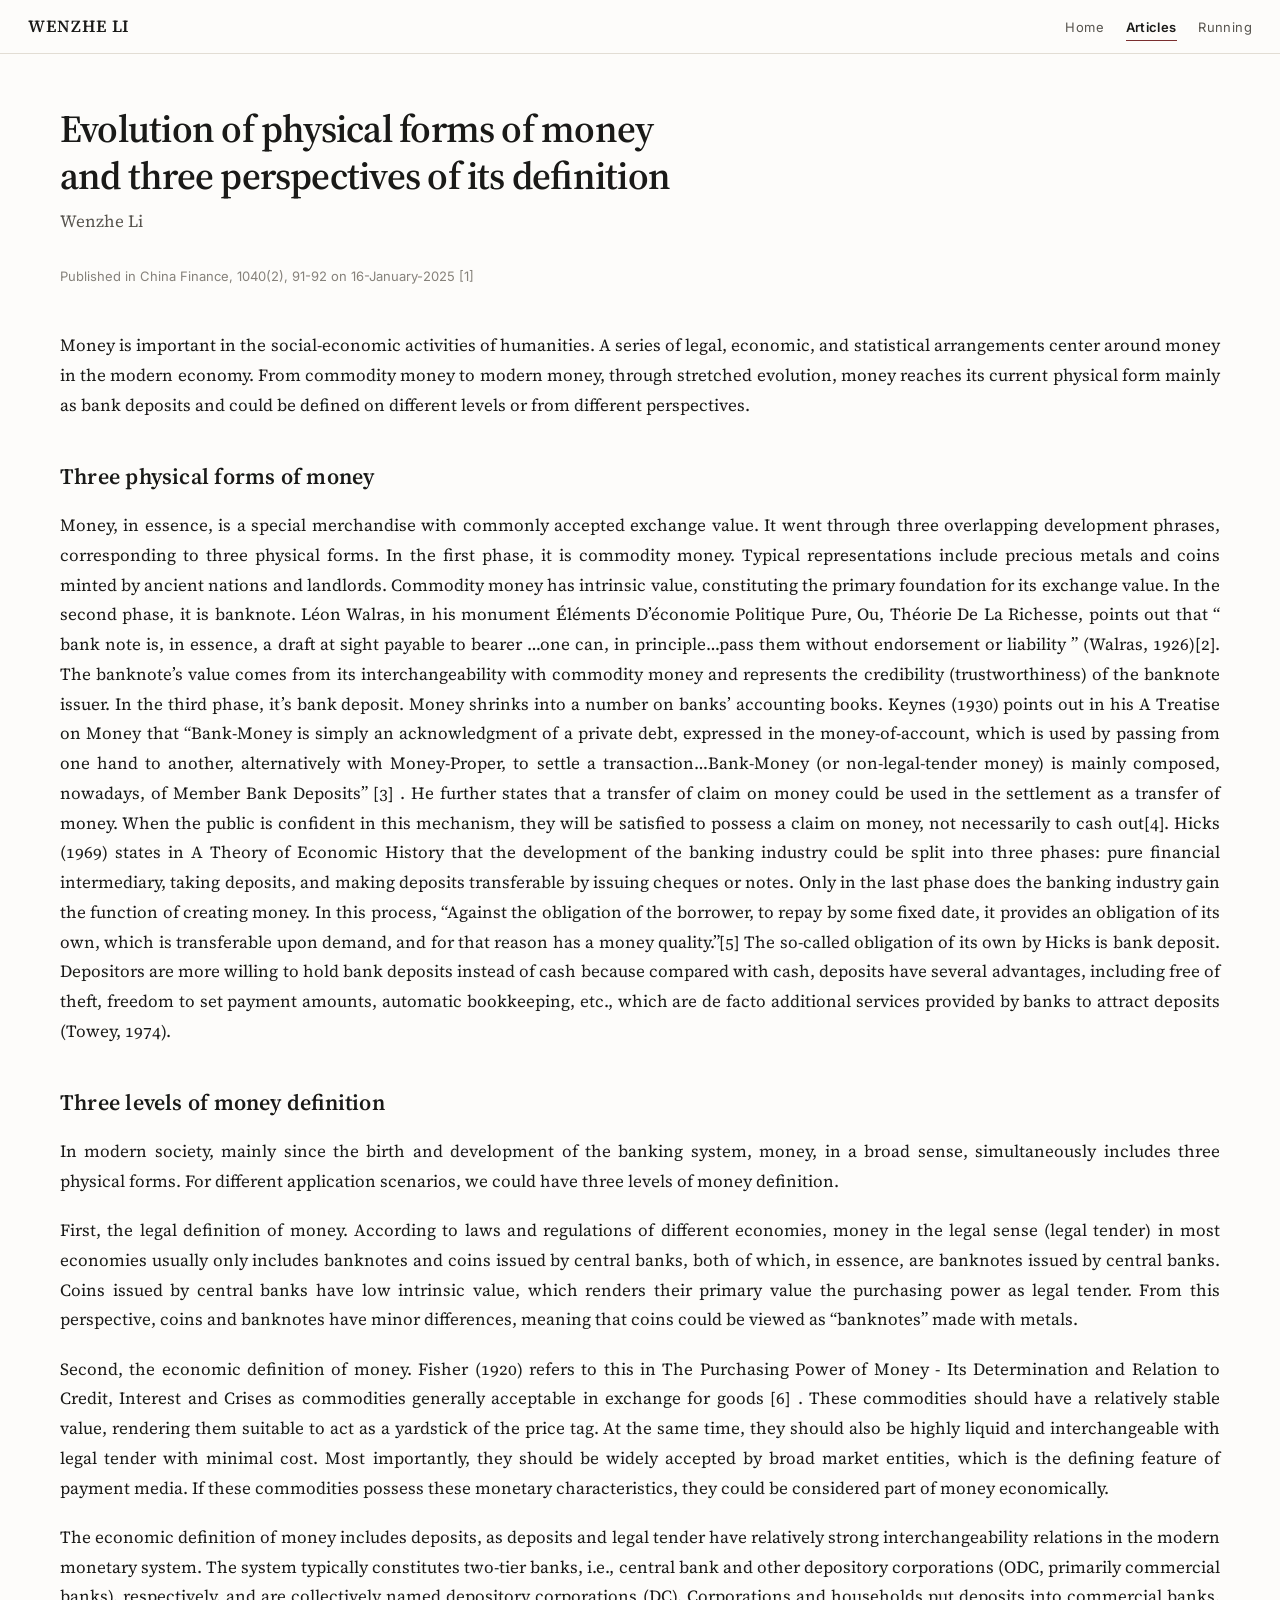
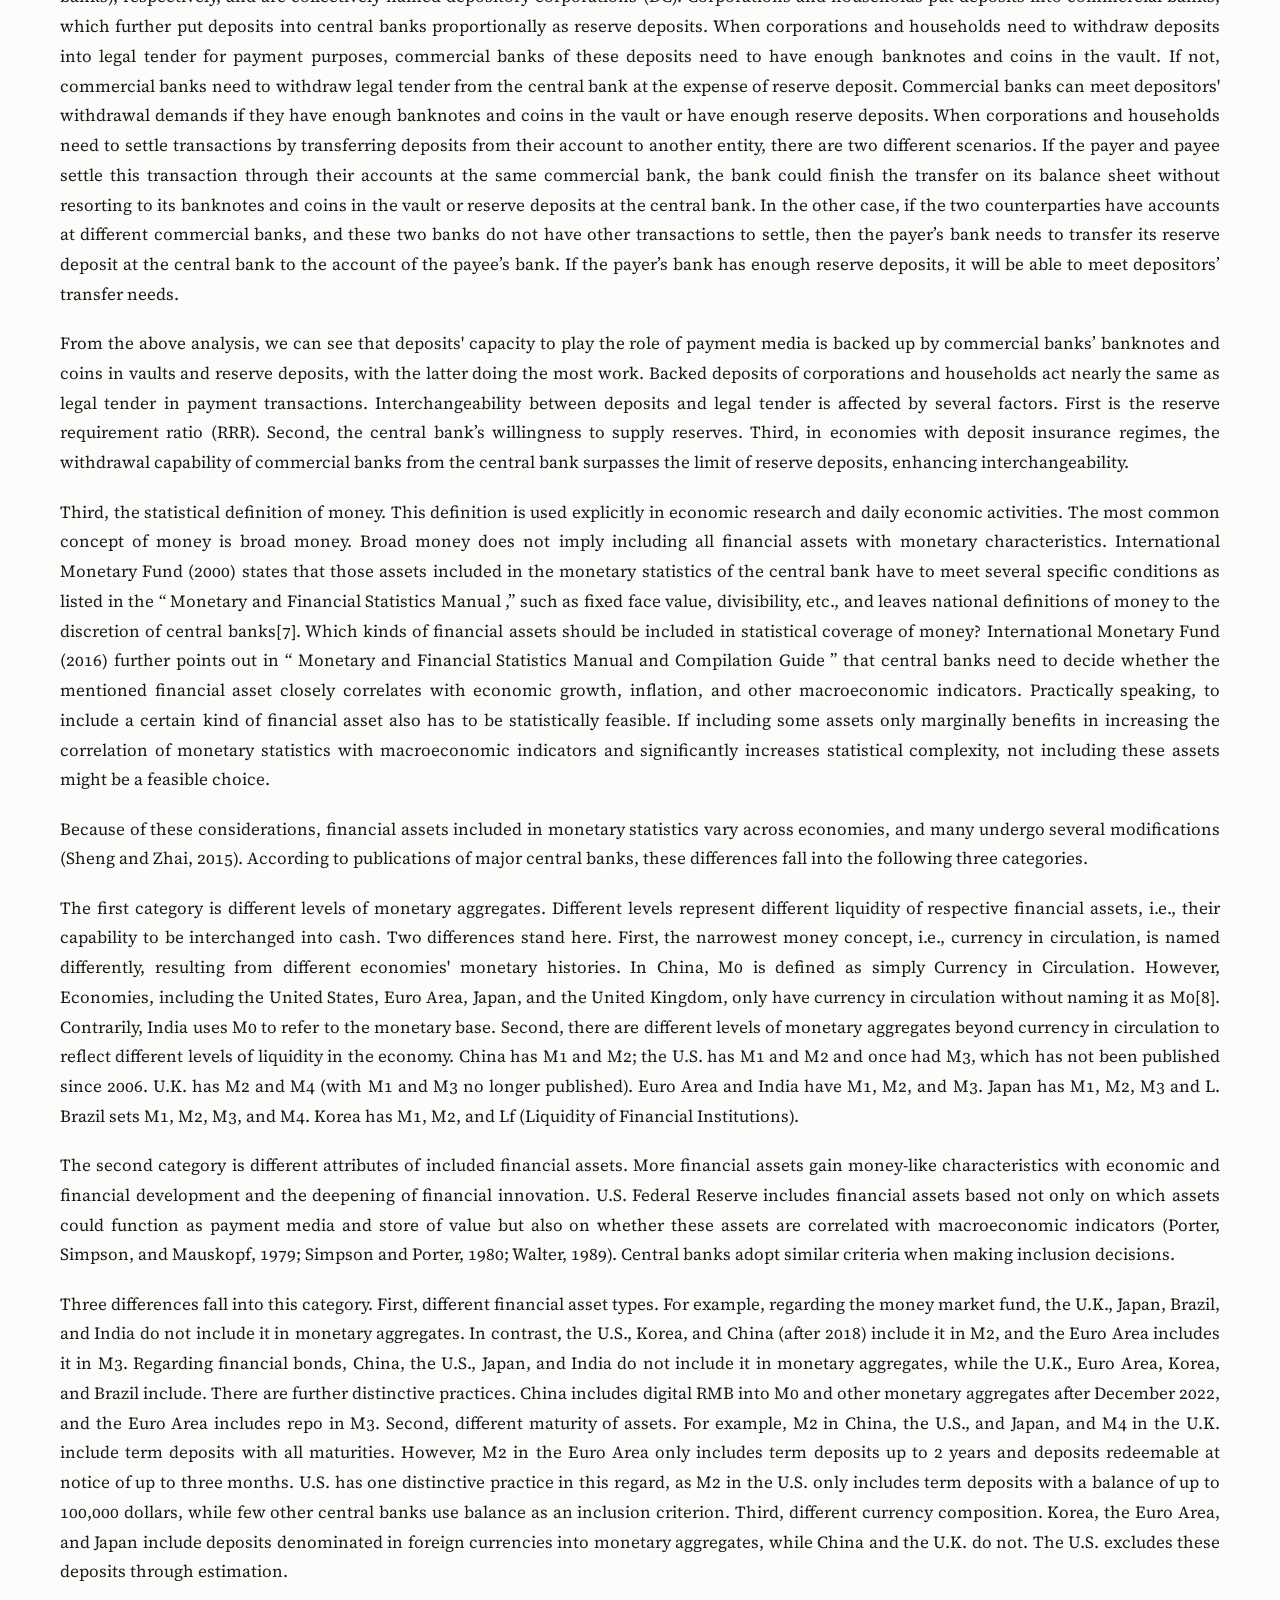
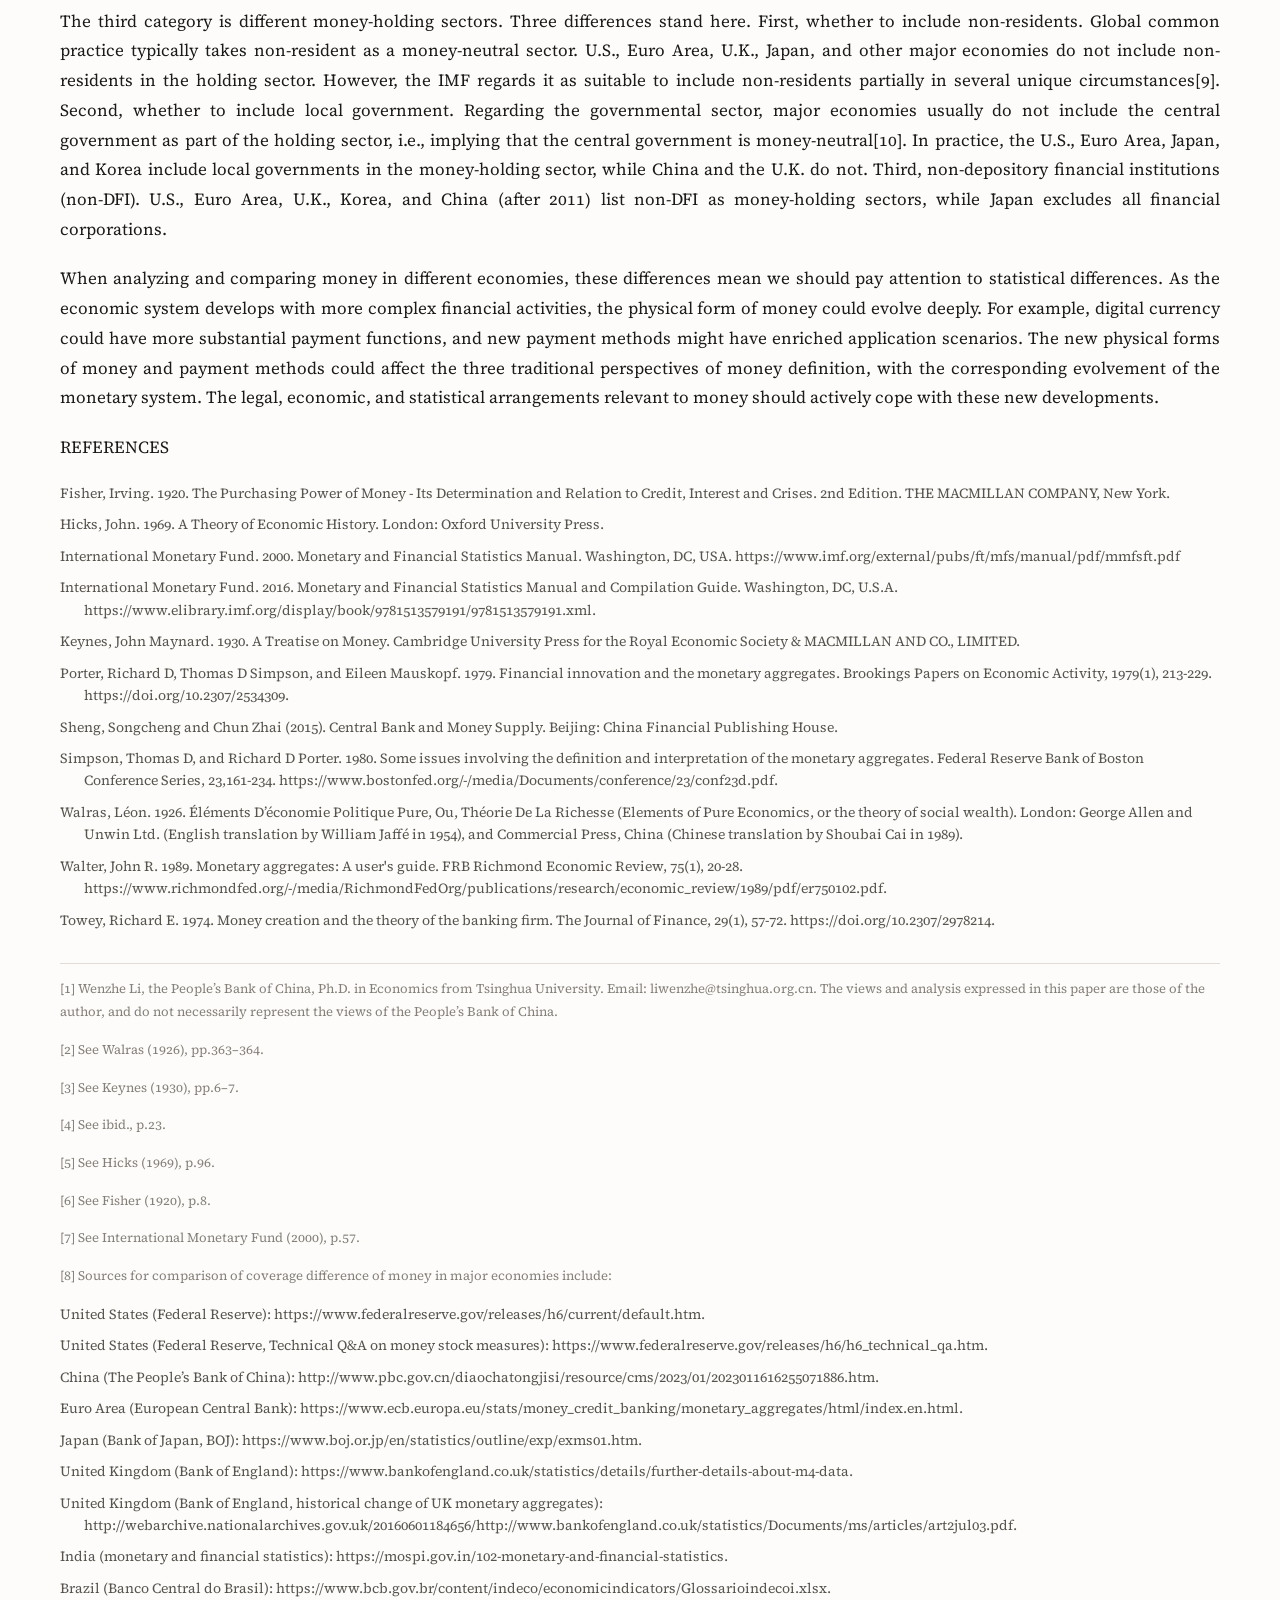
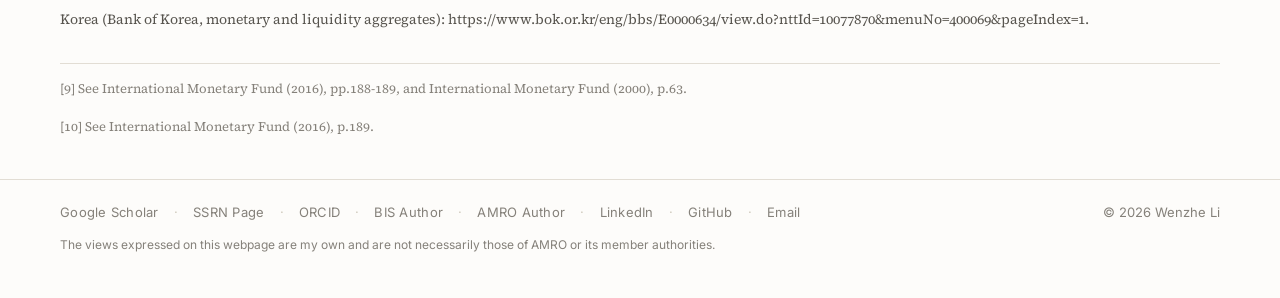
<file: articles/money-perspectives.html>
<!DOCTYPE html>
<html lang="en">
<head>
<!-- Google Analytics (GA4). Property G-NYK8VDNS0S. Unlike GoatCounter in
     the footer, this sets cookies and collects personal data. -->
<script async src="https://www.googletagmanager.com/gtag/js?id=G-NYK8VDNS0S"></script>
<script>
  window.dataLayer = window.dataLayer || [];
  function gtag(){dataLayer.push(arguments);}
  gtag('js', new Date());
  gtag('config', 'G-NYK8VDNS0S');
</script>

<meta charset="utf-8">
<meta name="viewport" content="width=device-width, initial-scale=1">
<title>WENZHE LI - Money Perspectives</title>
<meta name="description" content="Wenzhe Li: Evolution of physical forms of money and three perspectives of its definition. Published in China Finance, 2025.">
<link rel="canonical" href="https://freedomcs.github.io/articles/money-perspectives.html">

<meta property="og:type" content="article">
<meta property="og:title" content="Evolution of physical forms of money and three perspectives of its definition">
<meta property="og:description" content="Wenzhe Li: Evolution of physical forms of money and three perspectives of its definition. Published in China Finance, 2025.">
<meta property="og:url" content="https://freedomcs.github.io/articles/money-perspectives.html">
<meta property="og:image" content="https://freedomcs.github.io/assets/portrait.jpg">
<meta name="twitter:card" content="summary">

<!-- Google Scholar citation metadata. Scholar reads these to treat the
     page as a scholarly document rather than an ordinary web page. -->
<meta name="citation_title" content="Evolution of physical forms of money and three perspectives of its definition">
<meta name="citation_author" content="Li, Wenzhe">
<meta name="citation_journal_title" content="China Finance">
<meta name="citation_volume" content="1040">
<meta name="citation_issue" content="2">
<meta name="citation_firstpage" content="91">
<meta name="citation_lastpage" content="92">
<meta name="citation_publication_date" content="2025/01/16">
<meta name="citation_language" content="en">
<meta name="citation_public_url" content="https://freedomcs.github.io/articles/money-perspectives.html">

<link rel="preconnect" href="https://fonts.googleapis.com">
<link rel="preconnect" href="https://fonts.gstatic.com" crossorigin>
<link href="https://fonts.googleapis.com/css2?family=Source+Serif+4:ital,opsz,wght@0,8..60,400..700;1,8..60,400&family=Inter:wght@400;500;600&display=swap" rel="stylesheet">
<link rel="icon" href="../assets/favicon.svg" type="image/svg+xml">
<link rel="stylesheet" href="../assets/style.css">
</head>
<body>
<a class="skip" href="#main">Skip to content</a>

<header class="masthead">
  <div class="masthead__inner">
    <a class="brand" href="../index.html">Wenzhe Li</a>
    <nav class="nav" aria-label="Main">
      <a href="../index.html">Home</a>
      <a href="../articles.html" aria-current="page">Articles</a>
      <a href="../running.html">Running</a>
    </nav>
  </div>
</header>

<main id="main" class="article-page">
  <div class="wrap">

    <h1 class="page-title">Evolution of physical forms of money and three perspectives of its definition</h1>
    <p class="byline" lang="en">Wenzhe Li</p>
    <p class="article-meta">Published in China Finance, 1040(2), 91-92 on 16-January-2025 [1]</p>
    <div class="prose article-body" lang="en">
      <p>Money is important in the social-economic activities of humanities. A series of legal, economic, and statistical arrangements center around money in the modern economy. From commodity money to modern money, through stretched evolution, money reaches its current physical form mainly as bank deposits and could be defined on different levels or from different perspectives.</p>
      <h2>Three physical forms of money</h2>
      <p>Money, in essence, is a special merchandise with commonly accepted exchange value. It went through three overlapping development phrases, corresponding to three physical forms. In the first phase, it is commodity money. Typical representations include precious metals and coins minted by ancient nations and landlords. Commodity money has intrinsic value, constituting the primary foundation for its exchange value. In the second phase, it is banknote. Léon Walras, in his monument Éléments D’économie Politique Pure, Ou, Théorie De La Richesse, points out that “ bank note is, in essence, a draft at sight payable to bearer …one can, in principle…pass them without endorsement or liability ” (Walras, 1926)[2]. The banknote’s value comes from its interchangeability with commodity money and represents the credibility (trustworthiness) of the banknote issuer. In the third phase, it’s bank deposit. Money shrinks into a number on banks’ accounting books. Keynes (1930) points out in his A Treatise on Money that “Bank-Money is simply an acknowledgment of a private debt, expressed in the money-of-account, which is used by passing from one hand to another, alternatively with Money-Proper, to settle a transaction…Bank-Money (or non-legal-tender money) is mainly composed, nowadays, of Member Bank Deposits” [3] . He further states that a transfer of claim on money could be used in the settlement as a transfer of money. When the public is confident in this mechanism, they will be satisfied to possess a claim on money, not necessarily to cash out[4]. Hicks (1969) states in A Theory of Economic History that the development of the banking industry could be split into three phases: pure financial intermediary, taking deposits, and making deposits transferable by issuing cheques or notes. Only in the last phase does the banking industry gain the function of creating money. In this process, “Against the obligation of the borrower, to repay by some fixed date, it provides an obligation of its own, which is transferable upon demand, and for that reason has a money quality.”[5] The so-called obligation of its own by Hicks is bank deposit. Depositors are more willing to hold bank deposits instead of cash because compared with cash, deposits have several advantages, including free of theft, freedom to set payment amounts, automatic bookkeeping, etc., which are de facto additional services provided by banks to attract deposits (Towey, 1974).</p>
      <h2>Three levels of money definition</h2>
      <p>In modern society, mainly since the birth and development of the banking system, money, in a broad sense, simultaneously includes three physical forms. For different application scenarios, we could have three levels of money definition.</p>
      <p>First, the legal definition of money. According to laws and regulations of different economies, money in the legal sense (legal tender) in most economies usually only includes banknotes and coins issued by central banks, both of which, in essence, are banknotes issued by central banks. Coins issued by central banks have low intrinsic value, which renders their primary value the purchasing power as legal tender. From this perspective, coins and banknotes have minor differences, meaning that coins could be viewed as “banknotes” made with metals.</p>
      <p>Second, the economic definition of money. Fisher (1920) refers to this in The Purchasing Power of Money - Its Determination and Relation to Credit, Interest and Crises as commodities generally acceptable in exchange for goods [6] . These commodities should have a relatively stable value, rendering them suitable to act as a yardstick of the price tag. At the same time, they should also be highly liquid and interchangeable with legal tender with minimal cost. Most importantly, they should be widely accepted by broad market entities, which is the defining feature of payment media. If these commodities possess these monetary characteristics, they could be considered part of money economically.</p>
      <p>The economic definition of money includes deposits, as deposits and legal tender have relatively strong interchangeability relations in the modern monetary system. The system typically constitutes two-tier banks, i.e., central bank and other depository corporations (ODC, primarily commercial banks), respectively, and are collectively named depository corporations (DC). Corporations and households put deposits into commercial banks, which further put deposits into central banks proportionally as reserve deposits. When corporations and households need to withdraw deposits into legal tender for payment purposes, commercial banks of these deposits need to have enough banknotes and coins in the vault. If not, commercial banks need to withdraw legal tender from the central bank at the expense of reserve deposit. Commercial banks can meet depositors' withdrawal demands if they have enough banknotes and coins in the vault or have enough reserve deposits. When corporations and households need to settle transactions by transferring deposits from their account to another entity, there are two different scenarios. If the payer and payee settle this transaction through their accounts at the same commercial bank, the bank could finish the transfer on its balance sheet without resorting to its banknotes and coins in the vault or reserve deposits at the central bank. In the other case, if the two counterparties have accounts at different commercial banks, and these two banks do not have other transactions to settle, then the payer’s bank needs to transfer its reserve deposit at the central bank to the account of the payee’s bank. If the payer’s bank has enough reserve deposits, it will be able to meet depositors’ transfer needs.</p>
      <p>From the above analysis, we can see that deposits' capacity to play the role of payment media is backed up by commercial banks’ banknotes and coins in vaults and reserve deposits, with the latter doing the most work. Backed deposits of corporations and households act nearly the same as legal tender in payment transactions. Interchangeability between deposits and legal tender is affected by several factors. First is the reserve requirement ratio (RRR). Second, the central bank’s willingness to supply reserves. Third, in economies with deposit insurance regimes, the withdrawal capability of commercial banks from the central bank surpasses the limit of reserve deposits, enhancing interchangeability.</p>
      <p>Third, the statistical definition of money. This definition is used explicitly in economic research and daily economic activities. The most common concept of money is broad money. Broad money does not imply including all financial assets with monetary characteristics. International Monetary Fund (2000) states that those assets included in the monetary statistics of the central bank have to meet several specific conditions as listed in the “ Monetary and Financial Statistics Manual ,” such as fixed face value, divisibility, etc., and leaves national definitions of money to the discretion of central banks[7]. Which kinds of financial assets should be included in statistical coverage of money? International Monetary Fund (2016) further points out in “ Monetary and Financial Statistics Manual and Compilation Guide ” that central banks need to decide whether the mentioned financial asset closely correlates with economic growth, inflation, and other macroeconomic indicators. Practically speaking, to include a certain kind of financial asset also has to be statistically feasible. If including some assets only marginally benefits in increasing the correlation of monetary statistics with macroeconomic indicators and significantly increases statistical complexity, not including these assets might be a feasible choice.</p>
      <p>Because of these considerations, financial assets included in monetary statistics vary across economies, and many undergo several modifications (Sheng and Zhai, 2015). According to publications of major central banks, these differences fall into the following three categories.</p>
      <p>The first category is different levels of monetary aggregates. Different levels represent different liquidity of respective financial assets, i.e., their capability to be interchanged into cash. Two differences stand here. First, the narrowest money concept, i.e., currency in circulation, is named differently, resulting from different economies' monetary histories. In China, M0 is defined as simply Currency in Circulation. However, Economies, including the United States, Euro Area, Japan, and the United Kingdom, only have currency in circulation without naming it as M0[8]. Contrarily, India uses M0 to refer to the monetary base. Second, there are different levels of monetary aggregates beyond currency in circulation to reflect different levels of liquidity in the economy. China has M1 and M2; the U.S. has M1 and M2 and once had M3, which has not been published since 2006. U.K. has M2 and M4 (with M1 and M3 no longer published). Euro Area and India have M1, M2, and M3. Japan has M1, M2, M3 and L. Brazil sets M1, M2, M3, and M4. Korea has M1, M2, and Lf (Liquidity of Financial Institutions).</p>
      <p>The second category is different attributes of included financial assets. More financial assets gain money-like characteristics with economic and financial development and the deepening of financial innovation. U.S. Federal Reserve includes financial assets based not only on which assets could function as payment media and store of value but also on whether these assets are correlated with macroeconomic indicators (Porter, Simpson, and Mauskopf, 1979; Simpson and Porter, 1980; Walter, 1989). Central banks adopt similar criteria when making inclusion decisions.</p>
      <p>Three differences fall into this category. First, different financial asset types. For example, regarding the money market fund, the U.K., Japan, Brazil, and India do not include it in monetary aggregates. In contrast, the U.S., Korea, and China (after 2018) include it in M2, and the Euro Area includes it in M3. Regarding financial bonds, China, the U.S., Japan, and India do not include it in monetary aggregates, while the U.K., Euro Area, Korea, and Brazil include. There are further distinctive practices. China includes digital RMB into M0 and other monetary aggregates after December 2022, and the Euro Area includes repo in M3. Second, different maturity of assets. For example, M2 in China, the U.S., and Japan, and M4 in the U.K. include term deposits with all maturities. However, M2 in the Euro Area only includes term deposits up to 2 years and deposits redeemable at notice of up to three months. U.S. has one distinctive practice in this regard, as M2 in the U.S. only includes term deposits with a balance of up to 100,000 dollars, while few other central banks use balance as an inclusion criterion. Third, different currency composition. Korea, the Euro Area, and Japan include deposits denominated in foreign currencies into monetary aggregates, while China and the U.K. do not. The U.S. excludes these deposits through estimation.</p>
      <p>The third category is different money-holding sectors. Three differences stand here. First, whether to include non-residents. Global common practice typically takes non-resident as a money-neutral sector. U.S., Euro Area, U.K., Japan, and other major economies do not include non-residents in the holding sector. However, the IMF regards it as suitable to include non-residents partially in several unique circumstances[9]. Second, whether to include local government. Regarding the governmental sector, major economies usually do not include the central government as part of the holding sector, i.e., implying that the central government is money-neutral[10]. In practice, the U.S., Euro Area, Japan, and Korea include local governments in the money-holding sector, while China and the U.K. do not. Third, non-depository financial institutions (non-DFI). U.S., Euro Area, U.K., Korea, and China (after 2011) list non-DFI as money-holding sectors, while Japan excludes all financial corporations.</p>
      <p>When analyzing and comparing money in different economies, these differences mean we should pay attention to statistical differences. As the economic system develops with more complex financial activities, the physical form of money could evolve deeply. For example, digital currency could have more substantial payment functions, and new payment methods might have enriched application scenarios. The new physical forms of money and payment methods could affect the three traditional perspectives of money definition, with the corresponding evolvement of the monetary system. The legal, economic, and statistical arrangements relevant to money should actively cope with these new developments.</p>
      <p>REFERENCES</p>
      <p class="reference">Fisher, Irving. 1920. The Purchasing Power of Money - Its Determination and Relation to Credit, Interest and Crises. 2nd Edition. THE MACMILLAN COMPANY, New York.</p>
      <p class="reference">Hicks, John. 1969. A Theory of Economic History. London: Oxford University Press.</p>
      <p class="reference">International Monetary Fund. 2000. Monetary and Financial Statistics Manual. Washington, DC, USA. https://www.imf.org/external/pubs/ft/mfs/manual/pdf/mmfsft.pdf</p>
      <p class="reference">International Monetary Fund. 2016. Monetary and Financial Statistics Manual and Compilation Guide. Washington, DC, U.S.A. https://www.elibrary.imf.org/display/book/9781513579191/9781513579191.xml.</p>
      <p class="reference">Keynes, John Maynard. 1930. A Treatise on Money. Cambridge University Press for the Royal Economic Society &amp; MACMILLAN AND CO., LIMITED.</p>
      <p class="reference">Porter, Richard D, Thomas D Simpson, and Eileen Mauskopf. 1979. Financial innovation and the monetary aggregates. Brookings Papers on Economic Activity, 1979(1), 213-229. https://doi.org/10.2307/2534309.</p>
      <p class="reference">Sheng, Songcheng and Chun Zhai (2015). Central Bank and Money Supply. Beijing: China Financial Publishing House.</p>
      <p class="reference">Simpson, Thomas D, and Richard D Porter. 1980. Some issues involving the definition and interpretation of the monetary aggregates. Federal Reserve Bank of Boston Conference Series, 23,161-234. https://www.bostonfed.org/-/media/Documents/conference/23/conf23d.pdf.</p>
      <p class="reference">Walras, Léon. 1926. Éléments D’économie Politique Pure, Ou, Théorie De La Richesse (Elements of Pure Economics, or the theory of social wealth). London: George Allen and Unwin Ltd. (English translation by William Jaffé in 1954), and Commercial Press, China (Chinese translation by Shoubai Cai in 1989).</p>
      <p class="reference">Walter, John R. 1989. Monetary aggregates: A user's guide. FRB Richmond Economic Review, 75(1), 20-28. https://www.richmondfed.org/-/media/RichmondFedOrg/publications/research/economic_review/1989/pdf/er750102.pdf.</p>
      <p class="reference">Towey, Richard E. 1974. Money creation and the theory of the banking firm. The Journal of Finance, 29(1), 57-72. https://doi.org/10.2307/2978214.</p>
      <p class="footnote">[1] Wenzhe Li, the People’s Bank of China, Ph.D. in Economics from Tsinghua University. Email: liwenzhe@tsinghua.org.cn. The views and analysis expressed in this paper are those of the author, and do not necessarily represent the views of the People’s Bank of China.</p>
      <p class="footnote">[2] See Walras (1926), pp.363–364.</p>
      <p class="footnote">[3] See Keynes (1930), pp.6–7.</p>
      <p class="footnote">[4] See ibid., p.23.</p>
      <p class="footnote">[5] See Hicks (1969), p.96.</p>
      <p class="footnote">[6] See Fisher (1920), p.8.</p>
      <p class="footnote">[7] See International Monetary Fund (2000), p.57.</p>
      <p class="footnote">[8] Sources for comparison of coverage difference of money in major economies include:</p>
      <p class="reference">United States (Federal Reserve): https://www.federalreserve.gov/releases/h6/current/default.htm.</p>
      <p class="reference">United States (Federal Reserve, Technical Q&amp;A on money stock measures): https://www.federalreserve.gov/releases/h6/h6_technical_qa.htm.</p>
      <p class="reference">China (The People’s Bank of China): http://www.pbc.gov.cn/diaochatongjisi/resource/cms/2023/01/2023011616255071886.htm.</p>
      <p class="reference">Euro Area (European Central Bank): https://www.ecb.europa.eu/stats/money_credit_banking/monetary_aggregates/html/index.en.html.</p>
      <p class="reference">Japan (Bank of Japan, BOJ): https://www.boj.or.jp/en/statistics/outline/exp/exms01.htm.</p>
      <p class="reference">United Kingdom (Bank of England): https://www.bankofengland.co.uk/statistics/details/further-details-about-m4-data.</p>
      <p class="reference">United Kingdom (Bank of England, historical change of UK monetary aggregates): http://webarchive.nationalarchives.gov.uk/20160601184656/http://www.bankofengland.co.uk/statistics/Documents/ms/articles/art2jul03.pdf.</p>
      <p class="reference">India (monetary and financial statistics): https://mospi.gov.in/102-monetary-and-financial-statistics.</p>
      <p class="reference">Brazil (Banco Central do Brasil): https://www.bcb.gov.br/content/indeco/economicindicators/Glossarioindecoi.xlsx.</p>
      <p class="reference">Korea (Bank of Korea, monetary and liquidity aggregates): https://www.bok.or.kr/eng/bbs/E0000634/view.do?nttId=10077870&amp;menuNo=400069&amp;pageIndex=1.</p>
      <p class="footnote">[9] See International Monetary Fund (2016), pp.188-189, and International Monetary Fund (2000), p.63.</p>
      <p class="footnote">[10] See International Monetary Fund (2016), p.189.</p>
    </div>

  </div>
</main>

<footer class="foot">
  <div class="wrap">
    <div class="foot__grid">
      <ul class="linkrow js-profiles"></ul>
      <div style="margin-left:auto">© <span class="js-year"></span> Wenzhe Li</div>
    </div>
    <p class="foot__disclaimer js-disclaimer"></p>
  </div>
</footer>

<script src="../assets/site.js"></script>
</body>
</html>
</file>
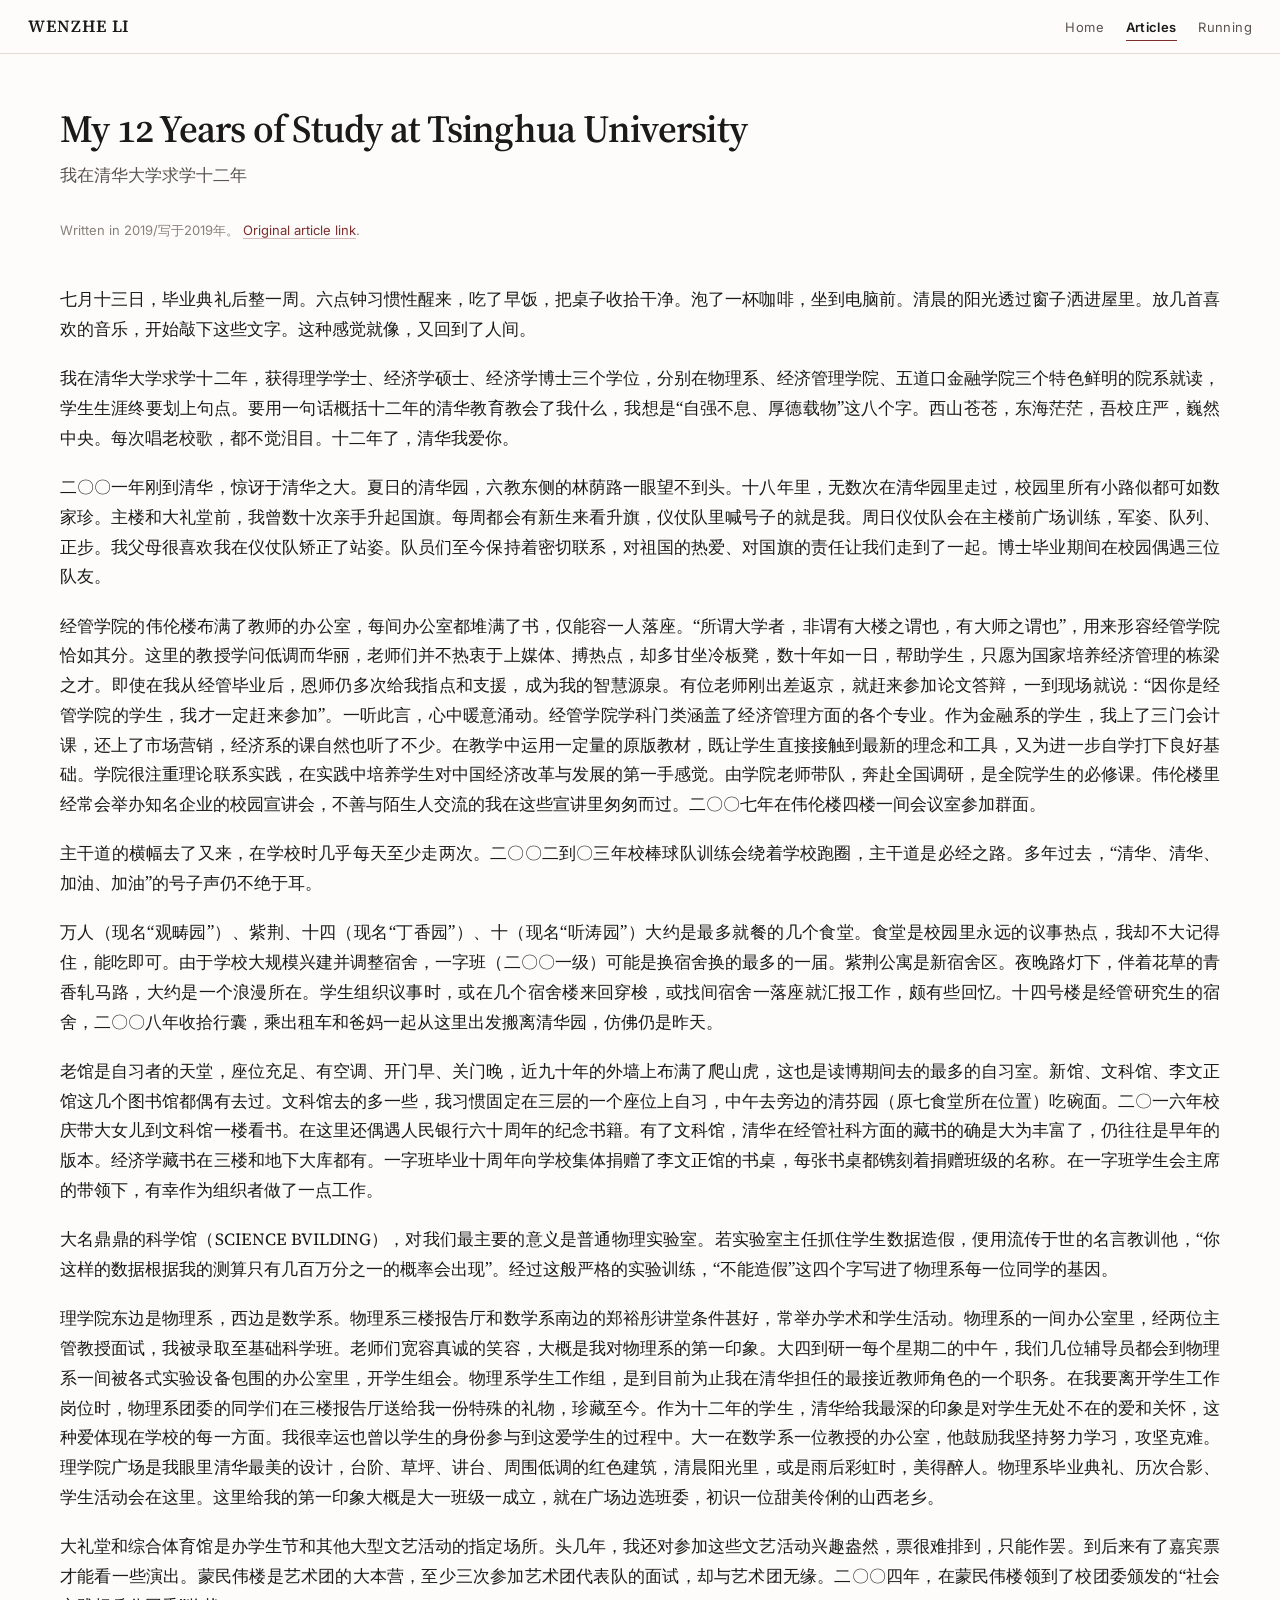
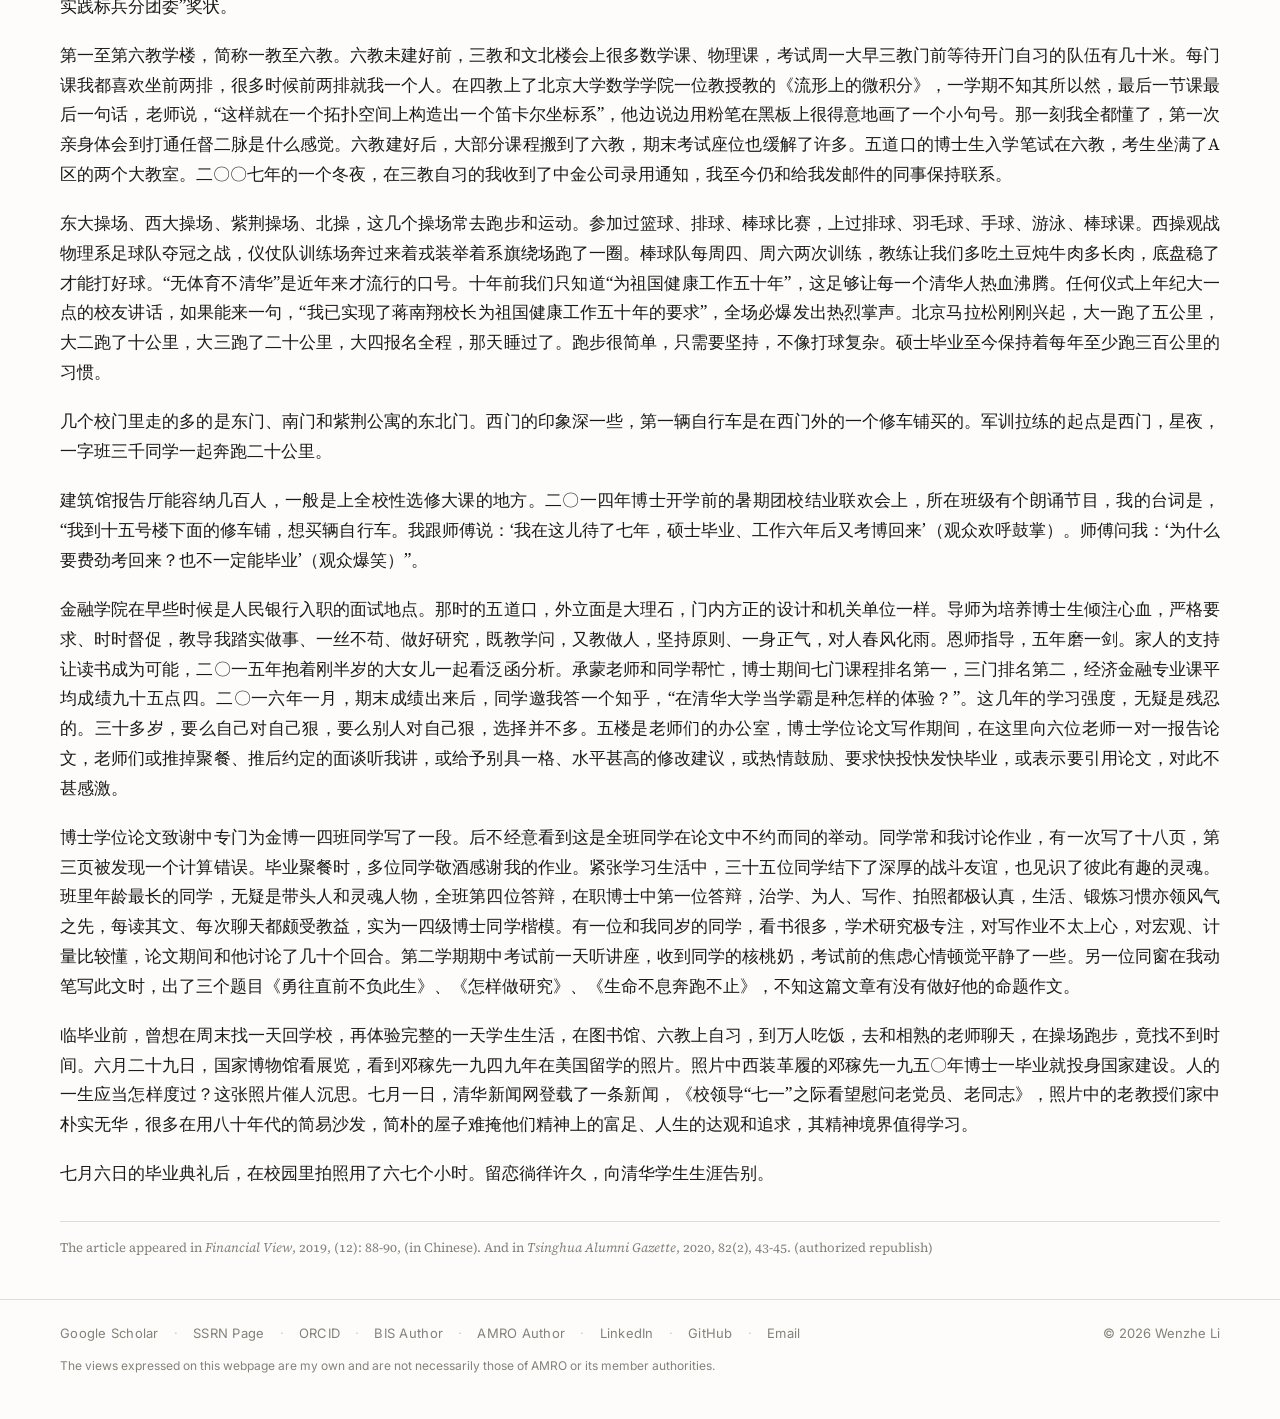
<file: articles/tsinghua-12-years.html>
<!DOCTYPE html>
<html lang="en">
<head>
<!-- Google Analytics (GA4). Property G-NYK8VDNS0S. Unlike GoatCounter in
     the footer, this sets cookies and collects personal data. -->
<script async src="https://www.googletagmanager.com/gtag/js?id=G-NYK8VDNS0S"></script>
<script>
  window.dataLayer = window.dataLayer || [];
  function gtag(){dataLayer.push(arguments);}
  gtag('js', new Date());
  gtag('config', 'G-NYK8VDNS0S');
</script>

<meta charset="utf-8">
<meta name="viewport" content="width=device-width, initial-scale=1">
<title>WENZHE LI - My 12 Years of Study at Tsinghua University</title>
<meta name="description" content="Wenzhe Li: 我在清华大学求学十二年 — a personal essay on twelve years of study at Tsinghua University. Published in Financial View, 2019.">
<link rel="canonical" href="https://freedomcs.github.io/articles/tsinghua-12-years.html">

<meta property="og:type" content="article">
<meta property="og:title" content="My 12 Years of Study at Tsinghua University">
<meta property="og:description" content="Wenzhe Li: 我在清华大学求学十二年 — a personal essay on twelve years of study at Tsinghua University. Published in Financial View, 2019.">
<meta property="og:url" content="https://freedomcs.github.io/articles/tsinghua-12-years.html">
<meta property="og:image" content="https://freedomcs.github.io/assets/portrait.jpg">
<meta name="twitter:card" content="summary">

<!-- Google Scholar citation metadata. Scholar reads these to treat the
     page as a scholarly document rather than an ordinary web page. -->
<meta name="citation_title" content="我在清华大学求学十二年">
<meta name="citation_author" content="李文喆">
<meta name="citation_journal_title" content="金融博览">
<meta name="citation_issue" content="12">
<meta name="citation_firstpage" content="88">
<meta name="citation_lastpage" content="90">
<meta name="citation_publication_date" content="2019">
<meta name="citation_language" content="zh">
<meta name="citation_public_url" content="https://freedomcs.github.io/articles/tsinghua-12-years.html">

<link rel="preconnect" href="https://fonts.googleapis.com">
<link rel="preconnect" href="https://fonts.gstatic.com" crossorigin>
<link href="https://fonts.googleapis.com/css2?family=Source+Serif+4:ital,opsz,wght@0,8..60,400..700;1,8..60,400&family=Inter:wght@400;500;600&display=swap" rel="stylesheet">
<link rel="icon" href="../assets/favicon.svg" type="image/svg+xml">
<link rel="stylesheet" href="../assets/style.css">
</head>
<body>
<a class="skip" href="#main">Skip to content</a>

<header class="masthead">
  <div class="masthead__inner">
    <a class="brand" href="../index.html">Wenzhe Li</a>
    <nav class="nav" aria-label="Main">
      <a href="../index.html">Home</a>
      <a href="../articles.html" aria-current="page">Articles</a>
      <a href="../running.html">Running</a>
    </nav>
  </div>
</header>

<main id="main" class="article-page">
  <div class="wrap">

    <h1 class="page-title">My 12 Years of Study at Tsinghua University</h1>
    <p class="byline" lang="zh">我在清华大学求学十二年</p>
    <p class="article-meta">Written in 2019/写于2019年。 <a href="https://www.tsinghua.org.cn/info/3259/41230.htm" rel="noopener">Original article link</a>.</p>
    <div class="prose article-body" lang="zh-Hans">
      <p>七月十三日，毕业典礼后整一周。六点钟习惯性醒来，吃了早饭，把桌子收拾干净。泡了一杯咖啡，坐到电脑前。清晨的阳光透过窗子洒进屋里。放几首喜欢的音乐，开始敲下这些文字。这种感觉就像，又回到了人间。</p>
      <p>我在清华大学求学十二年，获得理学学士、经济学硕士、经济学博士三个学位，分别在物理系、经济管理学院、五道口金融学院三个特色鲜明的院系就读，学生生涯终要划上句点。要用一句话概括十二年的清华教育教会了我什么，我想是“自强不息、厚德载物”这八个字。西山苍苍，东海茫茫，吾校庄严，巍然中央。每次唱老校歌，都不觉泪目。十二年了，清华我爱你。</p>
      <p>二〇〇一年刚到清华，惊讶于清华之大。夏日的清华园，六教东侧的林荫路一眼望不到头。十八年里，无数次在清华园里走过，校园里所有小路似都可如数家珍。主楼和大礼堂前，我曾数十次亲手升起国旗。每周都会有新生来看升旗，仪仗队里喊号子的就是我。周日仪仗队会在主楼前广场训练，军姿、队列、正步。我父母很喜欢我在仪仗队矫正了站姿。队员们至今保持着密切联系，对祖国的热爱、对国旗的责任让我们走到了一起。博士毕业期间在校园偶遇三位队友。</p>
      <p>经管学院的伟伦楼布满了教师的办公室，每间办公室都堆满了书，仅能容一人落座。“所谓大学者，非谓有大楼之谓也，有大师之谓也”，用来形容经管学院恰如其分。这里的教授学问低调而华丽，老师们并不热衷于上媒体、搏热点，却多甘坐冷板凳，数十年如一日，帮助学生，只愿为国家培养经济管理的栋梁之才。即使在我从经管毕业后，恩师仍多次给我指点和支援，成为我的智慧源泉。有位老师刚出差返京，就赶来参加论文答辩，一到现场就说：“因你是经管学院的学生，我才一定赶来参加”。一听此言，心中暖意涌动。经管学院学科门类涵盖了经济管理方面的各个专业。作为金融系的学生，我上了三门会计课，还上了市场营销，经济系的课自然也听了不少。在教学中运用一定量的原版教材，既让学生直接接触到最新的理念和工具，又为进一步自学打下良好基础。学院很注重理论联系实践，在实践中培养学生对中国经济改革与发展的第一手感觉。由学院老师带队，奔赴全国调研，是全院学生的必修课。伟伦楼里经常会举办知名企业的校园宣讲会，不善与陌生人交流的我在这些宣讲里匆匆而过。二〇〇七年在伟伦楼四楼一间会议室参加群面。</p>
      <p>主干道的横幅去了又来，在学校时几乎每天至少走两次。二〇〇二到〇三年校棒球队训练会绕着学校跑圈，主干道是必经之路。多年过去，“清华、清华、加油、加油”的号子声仍不绝于耳。</p>
      <p>万人（现名“观畴园”）、紫荆、十四（现名“丁香园”）、十（现名“听涛园”）大约是最多就餐的几个食堂。食堂是校园里永远的议事热点，我却不大记得住，能吃即可。由于学校大规模兴建并调整宿舍，一字班（二〇〇一级）可能是换宿舍换的最多的一届。紫荆公寓是新宿舍区。夜晚路灯下，伴着花草的青香轧马路，大约是一个浪漫所在。学生组织议事时，或在几个宿舍楼来回穿梭，或找间宿舍一落座就汇报工作，颇有些回忆。十四号楼是经管研究生的宿舍，二〇〇八年收拾行囊，乘出租车和爸妈一起从这里出发搬离清华园，仿佛仍是昨天。</p>
      <p>老馆是自习者的天堂，座位充足、有空调、开门早、关门晚，近九十年的外墙上布满了爬山虎，这也是读博期间去的最多的自习室。新馆、文科馆、李文正馆这几个图书馆都偶有去过。文科馆去的多一些，我习惯固定在三层的一个座位上自习，中午去旁边的清芬园（原七食堂所在位置）吃碗面。二〇一六年校庆带大女儿到文科馆一楼看书。在这里还偶遇人民银行六十周年的纪念书籍。有了文科馆，清华在经管社科方面的藏书的确是大为丰富了，仍往往是早年的版本。经济学藏书在三楼和地下大库都有。一字班毕业十周年向学校集体捐赠了李文正馆的书桌，每张书桌都镌刻着捐赠班级的名称。在一字班学生会主席的带领下，有幸作为组织者做了一点工作。</p>
      <p>大名鼎鼎的科学馆（SCIENCE BVILDING），对我们最主要的意义是普通物理实验室。若实验室主任抓住学生数据造假，便用流传于世的名言教训他，“你这样的数据根据我的测算只有几百万分之一的概率会出现”。经过这般严格的实验训练，“不能造假”这四个字写进了物理系每一位同学的基因。</p>
      <p>理学院东边是物理系，西边是数学系。物理系三楼报告厅和数学系南边的郑裕彤讲堂条件甚好，常举办学术和学生活动。物理系的一间办公室里，经两位主管教授面试，我被录取至基础科学班。老师们宽容真诚的笑容，大概是我对物理系的第一印象。大四到研一每个星期二的中午，我们几位辅导员都会到物理系一间被各式实验设备包围的办公室里，开学生组会。物理系学生工作组，是到目前为止我在清华担任的最接近教师角色的一个职务。在我要离开学生工作岗位时，物理系团委的同学们在三楼报告厅送给我一份特殊的礼物，珍藏至今。作为十二年的学生，清华给我最深的印象是对学生无处不在的爱和关怀，这种爱体现在学校的每一方面。我很幸运也曾以学生的身份参与到这爱学生的过程中。大一在数学系一位教授的办公室，他鼓励我坚持努力学习，攻坚克难。理学院广场是我眼里清华最美的设计，台阶、草坪、讲台、周围低调的红色建筑，清晨阳光里，或是雨后彩虹时，美得醉人。物理系毕业典礼、历次合影、学生活动会在这里。这里给我的第一印象大概是大一班级一成立，就在广场边选班委，初识一位甜美伶俐的山西老乡。</p>
      <p>大礼堂和综合体育馆是办学生节和其他大型文艺活动的指定场所。头几年，我还对参加这些文艺活动兴趣盎然，票很难排到，只能作罢。到后来有了嘉宾票才能看一些演出。蒙民伟楼是艺术团的大本营，至少三次参加艺术团代表队的面试，却与艺术团无缘。二〇〇四年，在蒙民伟楼领到了校团委颁发的“社会实践标兵分团委”奖状。</p>
      <p>第一至第六教学楼，简称一教至六教。六教未建好前，三教和文北楼会上很多数学课、物理课，考试周一大早三教门前等待开门自习的队伍有几十米。每门课我都喜欢坐前两排，很多时候前两排就我一个人。在四教上了北京大学数学学院一位教授教的《流形上的微积分》，一学期不知其所以然，最后一节课最后一句话，老师说，“这样就在一个拓扑空间上构造出一个笛卡尔坐标系”，他边说边用粉笔在黑板上很得意地画了一个小句号。那一刻我全都懂了，第一次亲身体会到打通任督二脉是什么感觉。六教建好后，大部分课程搬到了六教，期末考试座位也缓解了许多。五道口的博士生入学笔试在六教，考生坐满了A区的两个大教室。二〇〇七年的一个冬夜，在三教自习的我收到了中金公司录用通知，我至今仍和给我发邮件的同事保持联系。</p>
      <p>东大操场、西大操场、紫荆操场、北操，这几个操场常去跑步和运动。参加过篮球、排球、棒球比赛，上过排球、羽毛球、手球、游泳、棒球课。西操观战物理系足球队夺冠之战，仪仗队训练场奔过来着戎装举着系旗绕场跑了一圈。棒球队每周四、周六两次训练，教练让我们多吃土豆炖牛肉多长肉，底盘稳了才能打好球。“无体育不清华”是近年来才流行的口号。十年前我们只知道“为祖国健康工作五十年”，这足够让每一个清华人热血沸腾。任何仪式上年纪大一点的校友讲话，如果能来一句，“我已实现了蒋南翔校长为祖国健康工作五十年的要求”，全场必爆发出热烈掌声。北京马拉松刚刚兴起，大一跑了五公里，大二跑了十公里，大三跑了二十公里，大四报名全程，那天睡过了。跑步很简单，只需要坚持，不像打球复杂。硕士毕业至今保持着每年至少跑三百公里的习惯。</p>
      <p>几个校门里走的多的是东门、南门和紫荆公寓的东北门。西门的印象深一些，第一辆自行车是在西门外的一个修车铺买的。军训拉练的起点是西门，星夜，一字班三千同学一起奔跑二十公里。</p>
      <p>建筑馆报告厅能容纳几百人，一般是上全校性选修大课的地方。二〇一四年博士开学前的暑期团校结业联欢会上，所在班级有个朗诵节目，我的台词是，“我到十五号楼下面的修车铺，想买辆自行车。我跟师傅说：‘我在这儿待了七年，硕士毕业、工作六年后又考博回来’（观众欢呼鼓掌）。师傅问我：‘为什么要费劲考回来？也不一定能毕业’（观众爆笑）”。</p>
      <p>金融学院在早些时候是人民银行入职的面试地点。那时的五道口，外立面是大理石，门内方正的设计和机关单位一样。导师为培养博士生倾注心血，严格要求、时时督促，教导我踏实做事、一丝不苟、做好研究，既教学问，又教做人，坚持原则、一身正气，对人春风化雨。恩师指导，五年磨一剑。家人的支持让读书成为可能，二〇一五年抱着刚半岁的大女儿一起看泛函分析。承蒙老师和同学帮忙，博士期间七门课程排名第一，三门排名第二，经济金融专业课平均成绩九十五点四。二〇一六年一月，期末成绩出来后，同学邀我答一个知乎，“在清华大学当学霸是种怎样的体验？”。这几年的学习强度，无疑是残忍的。三十多岁，要么自己对自己狠，要么别人对自己狠，选择并不多。五楼是老师们的办公室，博士学位论文写作期间，在这里向六位老师一对一报告论文，老师们或推掉聚餐、推后约定的面谈听我讲，或给予别具一格、水平甚高的修改建议，或热情鼓励、要求快投快发快毕业，或表示要引用论文，对此不甚感激。</p>
      <p>博士学位论文致谢中专门为金博一四班同学写了一段。后不经意看到这是全班同学在论文中不约而同的举动。同学常和我讨论作业，有一次写了十八页，第三页被发现一个计算错误。毕业聚餐时，多位同学敬酒感谢我的作业。紧张学习生活中，三十五位同学结下了深厚的战斗友谊，也见识了彼此有趣的灵魂。班里年龄最长的同学，无疑是带头人和灵魂人物，全班第四位答辩，在职博士中第一位答辩，治学、为人、写作、拍照都极认真，生活、锻炼习惯亦领风气之先，每读其文、每次聊天都颇受教益，实为一四级博士同学楷模。有一位和我同岁的同学，看书很多，学术研究极专注，对写作业不太上心，对宏观、计量比较懂，论文期间和他讨论了几十个回合。第二学期期中考试前一天听讲座，收到同学的核桃奶，考试前的焦虑心情顿觉平静了一些。另一位同窗在我动笔写此文时，出了三个题目《勇往直前不负此生》、《怎样做研究》、《生命不息奔跑不止》，不知这篇文章有没有做好他的命题作文。</p>
      <p>临毕业前，曾想在周末找一天回学校，再体验完整的一天学生生活，在图书馆、六教上自习，到万人吃饭，去和相熟的老师聊天，在操场跑步，竟找不到时间。六月二十九日，国家博物馆看展览，看到邓稼先一九四九年在美国留学的照片。照片中西装革履的邓稼先一九五〇年博士一毕业就投身国家建设。人的一生应当怎样度过？这张照片催人沉思。七月一日，清华新闻网登载了一条新闻，《校领导“七一”之际看望慰问老党员、老同志》，照片中的老教授们家中朴实无华，很多在用八十年代的简易沙发，简朴的屋子难掩他们精神上的富足、人生的达观和追求，其精神境界值得学习。</p>
      <p>七月六日的毕业典礼后，在校园里拍照用了六七个小时。留恋徜徉许久，向清华学生生涯告别。</p>
      <p class="footnote" lang="en">The article appeared in <em>Financial View</em>, 2019, (12): 88-90, (in Chinese). And in <em>Tsinghua Alumni Gazette</em>, 2020, 82(2), 43-45. (authorized republish)</p>
    </div>

  </div>
</main>

<footer class="foot">
  <div class="wrap">
    <div class="foot__grid">
      <ul class="linkrow js-profiles"></ul>
      <div style="margin-left:auto">© <span class="js-year"></span> Wenzhe Li</div>
    </div>
    <p class="foot__disclaimer js-disclaimer"></p>
  </div>
</footer>

<script src="../assets/site.js"></script>
</body>
</html>
</file>
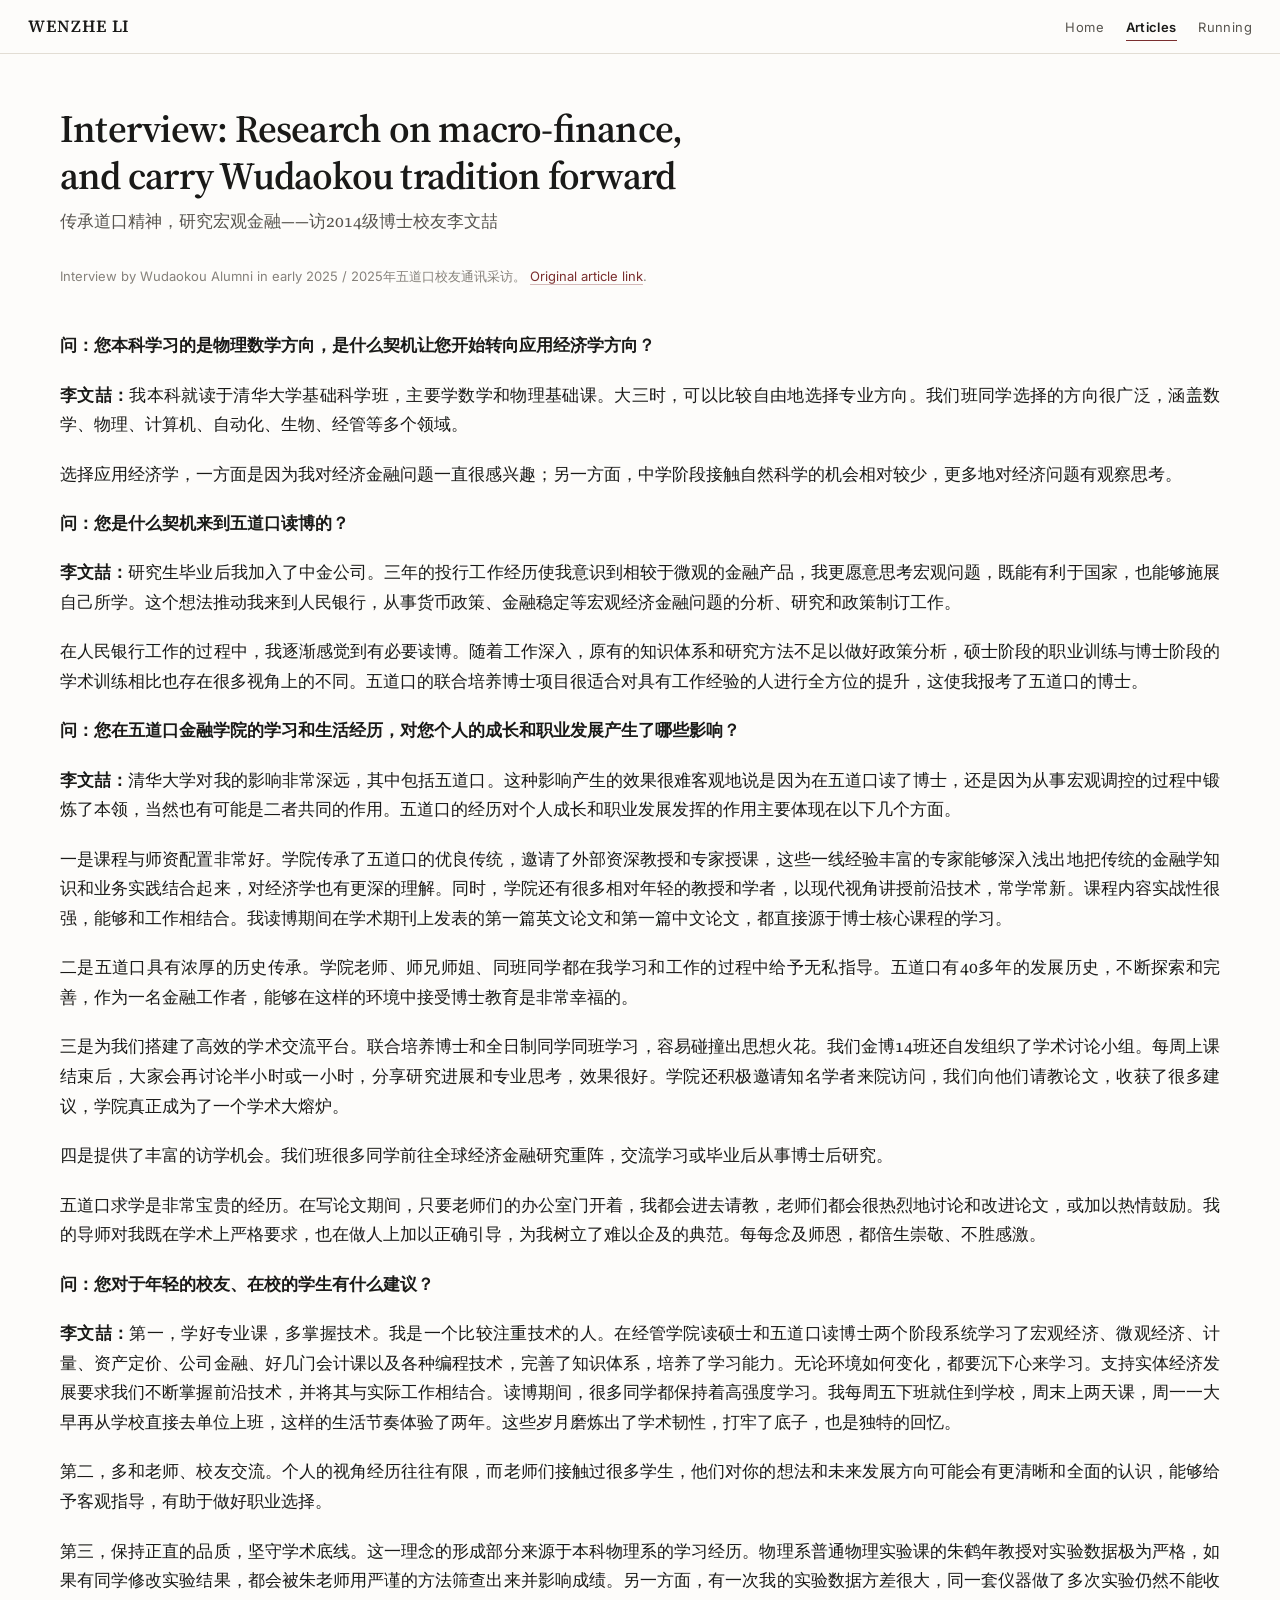
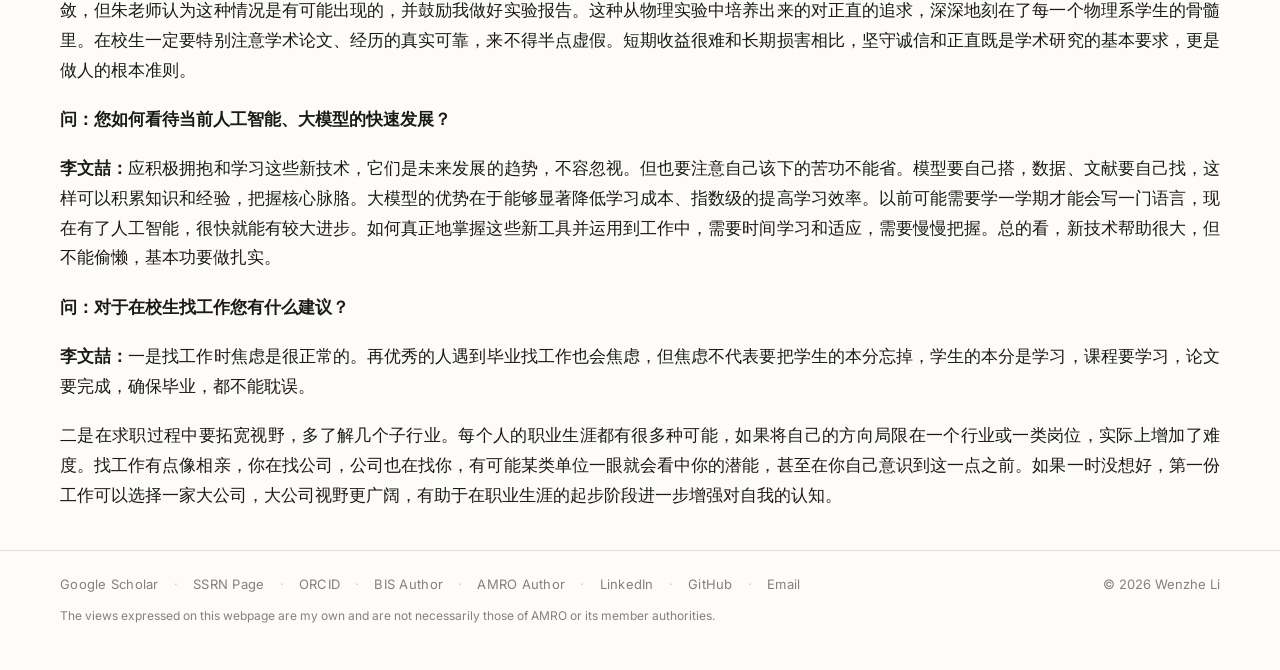
<file: articles/wudaokou-interview.html>
<!DOCTYPE html>
<html lang="en">
<head>
<!-- Google Analytics (GA4). Property G-NYK8VDNS0S. Unlike GoatCounter in
     the footer, this sets cookies and collects personal data. -->
<script async src="https://www.googletagmanager.com/gtag/js?id=G-NYK8VDNS0S"></script>
<script>
  window.dataLayer = window.dataLayer || [];
  function gtag(){dataLayer.push(arguments);}
  gtag('js', new Date());
  gtag('config', 'G-NYK8VDNS0S');
</script>

<meta charset="utf-8">
<meta name="viewport" content="width=device-width, initial-scale=1">
<title>WENZHE LI - Interview: Wudaokou tradition</title>
<meta name="description" content="Interview with Wenzhe Li by the Wudaokou alumni newsletter: 传承道口精神，研究宏观金融——访2014级博士校友李文喆.">
<link rel="canonical" href="https://freedomcs.github.io/articles/wudaokou-interview.html">

<meta property="og:type" content="article">
<meta property="og:title" content="Interview: Research on macro-finance, and carry Wudaokou tradition forward">
<meta property="og:description" content="Interview with Wenzhe Li by the Wudaokou alumni newsletter: 传承道口精神，研究宏观金融——访2014级博士校友李文喆.">
<meta property="og:url" content="https://freedomcs.github.io/articles/wudaokou-interview.html">
<meta property="og:image" content="https://freedomcs.github.io/assets/portrait.jpg">
<meta name="twitter:card" content="summary">

<!-- Google Scholar citation metadata. Scholar reads these to treat the
     page as a scholarly document rather than an ordinary web page. -->
<meta name="citation_title" content="传承道口精神，研究宏观金融——访2014级博士校友李文喆">
<meta name="citation_author" content="李文喆">
<meta name="citation_journal_title" content="五道口校友通讯">
<meta name="citation_publication_date" content="2025">
<meta name="citation_language" content="zh">
<meta name="citation_public_url" content="https://freedomcs.github.io/articles/wudaokou-interview.html">

<link rel="preconnect" href="https://fonts.googleapis.com">
<link rel="preconnect" href="https://fonts.gstatic.com" crossorigin>
<link href="https://fonts.googleapis.com/css2?family=Source+Serif+4:ital,opsz,wght@0,8..60,400..700;1,8..60,400&family=Inter:wght@400;500;600&display=swap" rel="stylesheet">
<link rel="icon" href="../assets/favicon.svg" type="image/svg+xml">
<link rel="stylesheet" href="../assets/style.css">
</head>
<body>
<a class="skip" href="#main">Skip to content</a>

<header class="masthead">
  <div class="masthead__inner">
    <a class="brand" href="../index.html">Wenzhe Li</a>
    <nav class="nav" aria-label="Main">
      <a href="../index.html">Home</a>
      <a href="../articles.html" aria-current="page">Articles</a>
      <a href="../running.html">Running</a>
    </nav>
  </div>
</header>

<main id="main" class="article-page">
  <div class="wrap">

    <h1 class="page-title">Interview: Research on macro-finance, and carry Wudaokou tradition forward</h1>
    <p class="byline" lang="zh">传承道口精神，研究宏观金融——访2014级博士校友李文喆</p>
    <p class="article-meta">Interview by Wudaokou Alumni in early 2025 / 2025年五道口校友通讯采访。 <a href="https://alumni.pbcsf.tsinghua.edu.cn/xykw/xydztx/q131.htm" rel="noopener">Original article link</a>.</p>
    <div class="prose article-body" lang="zh-Hans">
      <p><strong>问：您本科学习的是物理数学方向，是什么契机让您开始转向应用经济学方向？</strong></p>
      <p><strong>李文喆：</strong>我本科就读于清华大学基础科学班，主要学数学和物理基础课。大三时，可以比较自由地选择专业方向。我们班同学选择的方向很广泛，涵盖数学、物理、计算机、自动化、生物、经管等多个领域。</p>
      <p>选择应用经济学，一方面是因为我对经济金融问题一直很感兴趣；另一方面，中学阶段接触自然科学的机会相对较少，更多地对经济问题有观察思考。</p>
      <p><strong>问：您是什么契机来到五道口读博的？</strong></p>
      <p><strong>李文喆：</strong>研究生毕业后我加入了中金公司。三年的投行工作经历使我意识到相较于微观的金融产品，我更愿意思考宏观问题，既能有利于国家，也能够施展自己所学。这个想法推动我来到人民银行，从事货币政策、金融稳定等宏观经济金融问题的分析、研究和政策制订工作。</p>
      <p>在人民银行工作的过程中，我逐渐感觉到有必要读博。随着工作深入，原有的知识体系和研究方法不足以做好政策分析，硕士阶段的职业训练与博士阶段的学术训练相比也存在很多视角上的不同。五道口的联合培养博士项目很适合对具有工作经验的人进行全方位的提升，这使我报考了五道口的博士。</p>
      <p><strong>问：您在五道口金融学院的学习和生活经历，对您个人的成长和职业发展产生了哪些影响？</strong></p>
      <p><strong>李文喆：</strong>清华大学对我的影响非常深远，其中包括五道口。这种影响产生的效果很难客观地说是因为在五道口读了博士，还是因为从事宏观调控的过程中锻炼了本领，当然也有可能是二者共同的作用。五道口的经历对个人成长和职业发展发挥的作用主要体现在以下几个方面。</p>
      <p>一是课程与师资配置非常好。学院传承了五道口的优良传统，邀请了外部资深教授和专家授课，这些一线经验丰富的专家能够深入浅出地把传统的金融学知识和业务实践结合起来，对经济学也有更深的理解。同时，学院还有很多相对年轻的教授和学者，以现代视角讲授前沿技术，常学常新。课程内容实战性很强，能够和工作相结合。我读博期间在学术期刊上发表的第一篇英文论文和第一篇中文论文，都直接源于博士核心课程的学习。</p>
      <p>二是五道口具有浓厚的历史传承。学院老师、师兄师姐、同班同学都在我学习和工作的过程中给予无私指导。五道口有40多年的发展历史，不断探索和完善，作为一名金融工作者，能够在这样的环境中接受博士教育是非常幸福的。</p>
      <p>三是为我们搭建了高效的学术交流平台。联合培养博士和全日制同学同班学习，容易碰撞出思想火花。我们金博14班还自发组织了学术讨论小组。每周上课结束后，大家会再讨论半小时或一小时，分享研究进展和专业思考，效果很好。学院还积极邀请知名学者来院访问，我们向他们请教论文，收获了很多建议，学院真正成为了一个学术大熔炉。</p>
      <p>四是提供了丰富的访学机会。我们班很多同学前往全球经济金融研究重阵，交流学习或毕业后从事博士后研究。</p>
      <p>五道口求学是非常宝贵的经历。在写论文期间，只要老师们的办公室门开着，我都会进去请教，老师们都会很热烈地讨论和改进论文，或加以热情鼓励。我的导师对我既在学术上严格要求，也在做人上加以正确引导，为我树立了难以企及的典范。每每念及师恩，都倍生崇敬、不胜感激。</p>
      <p><strong>问：您对于年轻的校友、在校的学生有什么建议？</strong></p>
      <p><strong>李文喆：</strong>第一，学好专业课，多掌握技术。我是一个比较注重技术的人。在经管学院读硕士和五道口读博士两个阶段系统学习了宏观经济、微观经济、计量、资产定价、公司金融、好几门会计课以及各种编程技术，完善了知识体系，培养了学习能力。无论环境如何变化，都要沉下心来学习。支持实体经济发展要求我们不断掌握前沿技术，并将其与实际工作相结合。读博期间，很多同学都保持着高强度学习。我每周五下班就住到学校，周末上两天课，周一一大早再从学校直接去单位上班，这样的生活节奏体验了两年。这些岁月磨炼出了学术韧性，打牢了底子，也是独特的回忆。</p>
      <p>第二，多和老师、校友交流。个人的视角经历往往有限，而老师们接触过很多学生，他们对你的想法和未来发展方向可能会有更清晰和全面的认识，能够给予客观指导，有助于做好职业选择。</p>
      <p>第三，保持正直的品质，坚守学术底线。这一理念的形成部分来源于本科物理系的学习经历。物理系普通物理实验课的朱鹤年教授对实验数据极为严格，如果有同学修改实验结果，都会被朱老师用严谨的方法筛查出来并影响成绩。另一方面，有一次我的实验数据方差很大，同一套仪器做了多次实验仍然不能收敛，但朱老师认为这种情况是有可能出现的，并鼓励我做好实验报告。这种从物理实验中培养出来的对正直的追求，深深地刻在了每一个物理系学生的骨髓里。在校生一定要特别注意学术论文、经历的真实可靠，来不得半点虚假。短期收益很难和长期损害相比，坚守诚信和正直既是学术研究的基本要求，更是做人的根本准则。</p>
      <p><strong>问：您如何看待当前人工智能、大模型的快速发展？</strong></p>
      <p><strong>李文喆：</strong>应积极拥抱和学习这些新技术，它们是未来发展的趋势，不容忽视。但也要注意自己该下的苦功不能省。模型要自己搭，数据、文献要自己找，这样可以积累知识和经验，把握核心脉胳。大模型的优势在于能够显著降低学习成本、指数级的提高学习效率。以前可能需要学一学期才能会写一门语言，现在有了人工智能，很快就能有较大进步。如何真正地掌握这些新工具并运用到工作中，需要时间学习和适应，需要慢慢把握。总的看，新技术帮助很大，但不能偷懒，基本功要做扎实。</p>
      <p><strong>问：对于在校生找工作您有什么建议？</strong></p>
      <p><strong>李文喆：</strong>一是找工作时焦虑是很正常的。再优秀的人遇到毕业找工作也会焦虑，但焦虑不代表要把学生的本分忘掉，学生的本分是学习，课程要学习，论文要完成，确保毕业，都不能耽误。</p>
      <p>二是在求职过程中要拓宽视野，多了解几个子行业。每个人的职业生涯都有很多种可能，如果将自己的方向局限在一个行业或一类岗位，实际上增加了难度。找工作有点像相亲，你在找公司，公司也在找你，有可能某类单位一眼就会看中你的潜能，甚至在你自己意识到这一点之前。如果一时没想好，第一份工作可以选择一家大公司，大公司视野更广阔，有助于在职业生涯的起步阶段进一步增强对自我的认知。</p>
    </div>

  </div>
</main>

<footer class="foot">
  <div class="wrap">
    <div class="foot__grid">
      <ul class="linkrow js-profiles"></ul>
      <div style="margin-left:auto">© <span class="js-year"></span> Wenzhe Li</div>
    </div>
    <p class="foot__disclaimer js-disclaimer"></p>
  </div>
</footer>

<script src="../assets/site.js"></script>
</body>
</html>
</file>
<file: assets/style.css>
/* ==========================================================================
   Wenzhe Li — academic site
   Restrained academic serif. Light + dark. Print-optimised.
   ========================================================================== */

/* --- Design tokens ------------------------------------------------------- */
:root {
  --serif: "Source Serif 4", "Source Serif Pro", Charter, "Iowan Old Style",
           "Palatino Linotype", Palatino, Georgia, "Times New Roman", serif;
  --sans: "Inter", -apple-system, BlinkMacSystemFont, "Segoe UI", Roboto,
          "Helvetica Neue", Arial, sans-serif;
  --mono: ui-monospace, "SF Mono", "Cascadia Mono", Menlo, Consolas, monospace;
  /* The Latin serif is listed first so digits, brackets and punctuation come
     from it; the browser falls through to a CJK face only for the Chinese
     characters it cannot render. Without this, SimSun — the usual Windows
     fallback — sets Latin text full-width, which left odd gaps around
     figures like "(3), 91–100". */
  --cjk: "Source Serif 4", "Source Serif Pro", Charter, Georgia,
         "Source Han Serif SC", "Noto Serif CJK SC", "Songti SC",
         "Microsoft YaHei", SimSun, serif;

  /* Light theme */
  --bg:            #fdfcfa;
  --bg-raised:     #ffffff;
  --bg-subtle:     #f5f2ed;
  --ink:           #1a1a18;
  --ink-muted:     #57544e;
  --ink-faint:     #85817a;
  --rule:          #e2ddd4;
  --rule-strong:   #cdc7bb;
  --accent:        #7a2e2e;
  --accent-soft:   #f0e4e4;
  --accent-ink:    #5c2222;
  /* "New" badge. Was amber (#8a5a00 on #fdf3dd) — a third colour family
     beside the oxblood accent and the warm greys, and with seven badges on
     the page it read as a warning label competing with the paper titles.
     Now a tint of the accent, so the palette stays to two families. */
  --new:           var(--accent-ink);
  --new-bg:        var(--accent-soft);

  --measure: 34rem;
  /* Prose spans the full container by author preference. Typographic
     convention would cap this near 75 characters; set a value here (e.g.
     clamp(40rem, 46vw, 44rem)) to reinstate a reading column. */
  --measure-prose: none;
  --page: 76rem;
  --step: 1.6rem;
  --radius: 3px;
  --transition: 140ms ease;
}

/* --- Base --------------------------------------------------------------- */
*, *::before, *::after { box-sizing: border-box; }

html {
  -webkit-text-size-adjust: 100%;
  scroll-behavior: smooth;
  scroll-padding-top: 5rem;
}
@media (prefers-reduced-motion: reduce) {
  html { scroll-behavior: auto; }
  *, *::before, *::after { transition-duration: 0.01ms !important; animation-duration: 0.01ms !important; }
}

body {
  margin: 0;
  background: var(--bg);
  color: var(--ink);
  font-family: var(--serif);
  font-size: 1.0625rem;
  line-height: 1.65;
  font-feature-settings: "kern" 1, "liga" 1, "onum" 1;
  text-rendering: optimizeLegibility;
  -webkit-font-smoothing: antialiased;
}

img { max-width: 100%; height: auto; display: block; }

a {
  color: var(--accent);
  text-decoration: none;
  border-bottom: 1px solid color-mix(in srgb, var(--accent) 32%, transparent);
  transition: border-color var(--transition), color var(--transition), background var(--transition);
}
a:hover { border-bottom-color: var(--accent); }
a:focus-visible {
  outline: 2px solid var(--accent);
  outline-offset: 2px;
  border-radius: 2px;
}

:lang(zh), .zh { font-family: var(--cjk); }

/* --- Layout ------------------------------------------------------------- */
.wrap {
  max-width: var(--page);
  margin: 0 auto;
  padding: 0 1.75rem;
}
.prose { max-width: var(--measure); }

/* The footer supplies its own top margin; 5rem here stacked with it for a
   ~160px void between the last content and the rule above the footer. */
main { padding-bottom: 0; }

section + section { margin-top: calc(var(--step) * 1.7); }
/* The profile is a header, not a peer of the sections below it, so the
   publications should follow it more closely than section-to-section. */
.profile + section { margin-top: calc(var(--step) * 1.6); }

/* --- Skip link ---------------------------------------------------------- */
.skip {
  position: absolute;
  left: -9999px;
  top: 0;
  background: var(--accent);
  color: #fff;
  padding: 0.65rem 1.1rem;
  z-index: 100;
  border: 0;
  font-family: var(--sans);
  font-size: 0.875rem;
}
.skip:focus { left: 0.5rem; top: 0.5rem; }

/* --- Site header / nav -------------------------------------------------- */
.masthead {
  position: sticky;
  top: 0;
  z-index: 50;
  background: color-mix(in srgb, var(--bg) 88%, transparent);
  backdrop-filter: saturate(180%) blur(12px);
  -webkit-backdrop-filter: saturate(180%) blur(12px);
  border-bottom: 1px solid var(--rule);
}
.masthead__inner {
  max-width: none;
  margin: 0 auto;
  padding: 0.75rem 1.75rem;
  display: flex;
  align-items: baseline;
  gap: 1.5rem;
  flex-wrap: wrap;
}
.brand {
  font-family: var(--serif);
  font-size: 1.0625rem;
  font-weight: 600;
  letter-spacing: 0.055em;
  text-transform: uppercase;
  color: var(--ink);
  border: 0;
  white-space: nowrap;
}
.brand:hover { color: var(--accent); border: 0; }

.nav {
  display: flex;
  gap: 1.35rem;
  margin-left: auto;
  align-items: baseline;
  flex-wrap: wrap;
  font-family: var(--sans);
  font-size: 0.8125rem;
  letter-spacing: 0.03em;
}
.nav a {
  color: var(--ink-muted);
  border: 0;
  padding-bottom: 2px;
  border-bottom: 1.5px solid transparent;
}
.nav a:hover { color: var(--ink); border-bottom-color: var(--rule-strong); }
.nav a[aria-current="page"] {
  color: var(--ink);
  font-weight: 600;
  border-bottom-color: var(--accent);
}

@media (max-width: 46rem) {
  .masthead__inner {
    display: block;
    padding: 0.7rem 1rem 0.65rem;
  }
  .brand { display: inline-block; margin-bottom: 0.55rem; }
  .nav {
    width: auto;
    max-width: 100%;
    margin-left: 0;
    display: grid;
    grid-template-columns: repeat(3, max-content);
    gap: 1.5rem;
    justify-content: start;
    flex-wrap: nowrap;
  }
}

/* --- Google Site profile composition ----------------------------------- */
/* Spacing above the publications is deliberately tighter than it looks it
   should be: at the earlier values the first paper sat 944px down, so a
   laptop visitor saw the profile and no work at all before scrolling. */
.profile {
  padding: 2.5rem 0 0;
  font-family: var(--sans);
}
.profile__grid {
  display: grid;
  /* The outer columns are deliberately equal, so the name block lands on
     the page's true centre line. Sizing them to their contents instead
     (portrait 16.625rem, logos 13.5rem) left the middle column shoved
     25px toward the narrower side — the header read as centred but the
     name was not. The logo stack is narrower than its column and simply
     centres within it. These three widths plus the gaps fill the page
     exactly. */
  grid-template-columns: 16.625rem 28rem 16.625rem;
  gap: 5.625rem;
  align-items: center;
  justify-content: center;
}
.profile__grid > * { min-width: 0; }
.profile__portrait .portrait {
  width: 16.625rem;
  max-width: none;
  aspect-ratio: 1 / 1;
  border-radius: 0;
}
.profile__details {
  text-align: center;
  color: var(--ink);
}
/* The name is the largest thing on the site — it was previously smaller than
   every page title. Set in the serif that carries the rest of the site, with
   small caps and open letter-spacing rather than plain uppercase. */
.profile__name {
  margin: 0 0 1.15rem;
  font-family: var(--serif);
  font-size: clamp(2.1rem, 4.4vw, 2.9rem);
  font-weight: 500;
  line-height: 1.1;
  letter-spacing: 0.055em;
  text-transform: uppercase;
  font-variant-numeric: lining-nums;
}
.profile__name .zh {
  display: inline-block;
  margin-left: 0.5rem;
  font-family: var(--cjk);
  font-size: 0.62em;
  font-weight: 400;
  letter-spacing: 0.06em;
  color: var(--ink-muted);
  vertical-align: 0.06em;
  text-transform: none;
}
.profile__lines p {
  margin: 0 0 1rem;
  font-size: 0.9375rem;
  line-height: 1.6;
}
.profile__lines p:last-child { margin-bottom: 0; }
.profile__lines a { color: var(--ink); border-bottom-color: var(--ink-muted); }
.profile__logos {
  display: grid;
  align-items: center;
  gap: 2.1rem;
  /* Narrower than its column (which matches the portrait so the name block
     centres); the stack sits in the middle of the space it is given. */
  width: 13.5rem;
  margin-inline: auto;
}
.profile__logos a {
  display: block;
  border-bottom: 0;
  transition: opacity var(--transition);
}
.profile__logos a:hover { opacity: 0.75; }
/* The cap is a safety rail for a future mark with an odd aspect ratio, not
   a size control — width sets the size. It has to clear the tallest of the
   three (57px at this column width) or it would silently crop the
   official artwork. */
.profile__logos img {
  width: 100%;
  max-height: 4.25rem;
  object-fit: contain;
}

.profile__bio {
  margin-top: 2.5rem;
  font-size: 1.0625rem;
  line-height: 1.75;
  max-width: var(--measure-prose);
  margin-inline: auto;
  text-align: justify;
  hyphens: auto;
  -webkit-hyphens: auto;
}
.profile__bio p { margin: 0 0 1.15em; }
.profile__bio p:last-child { margin-bottom: 0; }
.profile__links {
  display: grid;
  /* The label column was a fixed 10rem with a 2rem gap — 192px reserved for
     the word "Links:", which squeezed the row below the width the buttons
     need and forced them onto a second line. */
  grid-template-columns: max-content 1fr;
  align-items: center;
  gap: 1.25rem;
  margin-top: 2rem;
  font-size: 0.875rem;
}
/* A quiet line of text rather than a row of buttons. Six outlined boxes read
   as a toolbar and left a wide gap trailing off to the right; separated text
   reads as one line and sits closer to how a journal lists profile links. */
.profile__links .linkrow {
  display: flex;
  flex-wrap: wrap;
  align-items: baseline;
  gap: 0;
  margin: 0;
}
.profile__links .linkrow li { display: block; }
.profile__links .linkrow a {
  display: inline-block;
  padding: 0;
  border: 0;
  background: none;
  color: var(--accent);
  font-weight: 500;
  transition: color var(--transition);
}
.profile__links .linkrow a:hover {
  color: var(--accent-ink);
  text-decoration: underline;
  text-underline-offset: 3px;
}
/* The separator sits on the <li>, outside the <a>, so it is neither
   clickable nor underlined on hover. */
.profile__links .linkrow li:not(:last-child)::after {
  content: "·";
  margin: 0 1.15rem;
  color: var(--rule-strong);
  font-weight: 400;
}

@media (max-width: 68rem) {
  .profile__grid {
    /* Equal outer columns here too, so the name block stays centred. */
    grid-template-columns: 12rem minmax(0, 1fr) 12rem;
    gap: 2rem;
  }
  .profile__portrait .portrait { width: 12rem; }
  .profile__logos { width: 10rem; }
}

@media (max-width: 46rem) {
  .profile { padding-top: 4rem; }
  .profile__grid {
    grid-template-columns: 1fr;
    gap: 3.5rem;
    justify-items: center;
  }
  .profile__portrait .portrait { width: min(14rem, 72vw); }
  .profile__details {
    width: min(100%, calc(100vw - 3.5rem));
    min-width: 0;
  }
  .profile__name { letter-spacing: 0.04em; }
  .profile__lines p {
    max-width: 100%;
    font-size: 0.875rem;
    overflow-wrap: anywhere;
  }
  .profile__lines a {
    display: block;
    width: max-content;
    max-width: 100%;
    margin-inline: auto;
    overflow-wrap: anywhere;
  }
  .profile__logos { width: 13.5rem; }
  .profile__bio { margin-top: 4rem; }
  .profile__links {
    grid-template-columns: 1fr;
    gap: 1rem;
    margin-top: 2.5rem;
  }
  /* Centred under the centred header on narrow screens; the flex row above
     already handles wrapping. */
  .profile__links .linkrow {
    justify-content: center;
    gap: 0.5rem;
  }
}

/* --- Hero --------------------------------------------------------------- */
.hero { padding: 3.75rem 0 0; }
.hero__grid {
  display: grid;
  grid-template-columns: minmax(0, 1fr) 12.5rem;
  gap: 3rem;
  align-items: start;
}
@media (max-width: 46rem) {
  .hero { padding-top: 2.5rem; }
  .hero__grid { grid-template-columns: 1fr; gap: 1.75rem; }
  .hero__aside { order: -1; }
}

h1.hero__name {
  font-size: clamp(2.1rem, 5.5vw, 3rem);
  line-height: 1.08;
  margin: 0 0 0.2em;
  font-weight: 600;
  letter-spacing: -0.02em;
}
.hero__name .zh {
  font-size: 0.55em;
  font-weight: 400;
  color: var(--ink-muted);
  letter-spacing: 0.06em;
  margin-left: 0.45em;
  white-space: nowrap;
}
.hero__tagline {
  font-family: var(--sans);
  font-size: 0.875rem;
  letter-spacing: 0.04em;
  color: var(--ink-muted);
  margin: 0 0 1.75rem;
}

.hero__lede {
  font-size: 1.1875rem;
  line-height: 1.55;
  margin: 0 0 1.5rem;
  max-width: var(--measure);
}
.hero__lede a { border-bottom-color: color-mix(in srgb, var(--accent) 45%, transparent); }

.portrait {
  border-radius: var(--radius);
  border: 1px solid var(--rule);
  background: var(--bg-subtle);
  aspect-ratio: 4 / 5;
  object-fit: cover;
  width: 100%;
}
.portrait--placeholder {
  display: grid;
  place-items: center;
  font-family: var(--sans);
  font-size: 0.6875rem;
  color: var(--ink-faint);
  text-align: center;
  padding: 1rem;
  line-height: 1.5;
}
@media (max-width: 46rem) {
  .portrait { max-width: 9rem; aspect-ratio: 1 / 1; border-radius: 50%; }
}

/* --- Affiliations ------------------------------------------------------- */
.affil {
  list-style: none;
  margin: 0 0 1.75rem;
  padding: 0;
  font-size: 0.9375rem;
  line-height: 1.5;
}
.affil li { margin-bottom: 0.4rem; padding-left: 0; }
.affil .role { color: var(--ink); }
.affil .org { color: var(--ink-muted); }
.affil .period {
  font-family: var(--sans);
  font-size: 0.75rem;
  color: var(--ink-faint);
  font-variant-numeric: tabular-nums;
  margin-left: 0.35rem;
}

.edu-line {
  font-size: 0.9375rem;
  color: var(--ink-muted);
  margin: -0.9rem 0 1.75rem;
}

/* --- Article pages ------------------------------------------------------- */

/* An article page is a single column: title, byline, publication line and
   body all share one axis. */
.article-page .page-title,
.article-page .byline,
.article-page .article-meta {
  max-width: var(--measure-prose);
  margin-inline: auto;
}

/* Author line / Chinese subtitle under the article title. */
.byline {
  font-size: 1.0625rem;
  color: var(--ink-muted);
  margin: -0.35rem 0 1.9rem;
  max-width: var(--measure-prose);
}
.byline:lang(en) { font-family: var(--serif); }
.byline:lang(zh) { font-family: var(--cjk); }

.article-meta {
  font-family: var(--sans);
  font-size: 0.8125rem;
  color: var(--ink-faint);
  margin: 0 0 2.75rem;
  max-width: var(--measure-prose);
}

.article-body {
  max-width: var(--measure-prose);
  margin-inline: auto;
  font-size: 1.0625rem;
  line-height: 1.75;
  /* Justified to give the full-width column flush edges on both sides.
     Hyphenation is essential here: without it, justifying a wide measure
     opens ugly rivers of white space between words. */
  text-align: justify;
  text-justify: inter-word;
  hyphens: auto;
  -webkit-hyphens: auto;
}

/* Hyphenation needs the language declared, and CJK must not be hyphenated —
   it breaks anywhere already. */
.article-body:lang(zh-Hans),
.article-body:lang(zh) {
  hyphens: none;
  -webkit-hyphens: none;
}

/* Bare URLs and short lines justify badly. */
.article-body .reference,
.article-body .footnote,
.article-body pre { text-align: left; hyphens: none; }
.article-body h2 {
  margin-top: 2.25rem;
  text-transform: none;
  letter-spacing: 0.01em;
  font-family: var(--serif);
  font-size: 1.375rem;
  font-weight: 600;
  border-bottom: 0;
  padding-bottom: 0;
  display: block;
}
.article-body p { margin: 0 0 1.15em; }

/* CJK text has no spaces, so a whole paragraph is one unbreakable "word" and
   would otherwise force the page sideways on a phone. */
.article-body:lang(zh-Hans),
.article-body:lang(zh),
.article-body [lang="zh"] {
  line-break: normal;
  word-break: normal;
  overflow-wrap: anywhere;
}

/* A Latin passage inside a Chinese page inherits the CJK serif, whose Latin
   glyphs are uniform-width and read as monospace. Give it the Latin serif. */
.article-body [lang="en"] {
  font-family: var(--serif);
  overflow-wrap: break-word;
}

.article-body .footnote {
  font-size: 0.8125rem;
  color: var(--ink-faint);
  border-top: 1px solid var(--rule);
  padding-top: 0.9rem;
  margin-top: 2rem;
  /* Reference lists carry bare URLs of 100+ characters. */
  overflow-wrap: break-word;
  word-break: break-word;
}

/* Bibliography entries: smaller, hanging indent, and forced to wrap — several
   contain bare URLs over 100 characters that would otherwise push the page
   sideways on a phone. */
.article-body .reference {
  font-size: 0.875rem;
  line-height: 1.6;
  color: var(--ink-muted);
  margin: 0 0 0.65em;
  padding-left: 1.5rem;
  text-indent: -1.5rem;
  overflow-wrap: break-word;
  word-break: break-word;
}
.article-body .reference:lang(en) { font-family: var(--serif); }
.article-body .footnote + .footnote { border-top: 0; padding-top: 0; margin-top: 0; }

/* The closing citation was extracted as a preformatted block and inherited a
   monospace face; it is prose, so it should read as prose. */
.article-body pre {
  font-family: var(--serif);
  font-size: 0.875rem;
  color: var(--ink-faint);
  white-space: pre-wrap;
  overflow-wrap: break-word;
  border-top: 1px solid var(--rule);
  padding-top: 0.9rem;
  margin: 2rem 0 0;
}

/* --- Cities chips (running page) ---------------------------------------- */
/* --- Photo gallery (running page) ---------------------------------------- */
.gallery {
  display: grid;
  grid-template-columns: repeat(3, minmax(0, 1fr));
  column-gap: 1.8rem;
  row-gap: 4rem;
}
.gallery figure { margin: 0; }
.gallery img {
  width: 100%;
  aspect-ratio: 4 / 3;
  object-fit: cover;
  border-radius: var(--radius);
  border: 1px solid var(--rule);
}
/* A place name, not a heading — it should sit quietly under its photo rather
   than out-shout the page title. */
.gallery figcaption {
  font-family: var(--sans);
  font-size: 0.8125rem;
  font-weight: 500;
  letter-spacing: 0.04em;
  color: var(--ink-muted);
  margin-top: 0.65rem;
  text-align: center;
}

/* Centred like the rest of this page, but at the same size as every other
   page title so the site reads as one thing. */
.running-page .page-title {
  margin: 0 auto;
  padding: 4rem 0 3.25rem;
  text-align: center;
  max-width: none;
}
.running-page .prose {
  max-width: var(--measure-prose);
  margin-inline: auto;
  font-size: 1.0625rem;
  line-height: 1.75;
  text-align: justify;
  hyphens: auto;
  -webkit-hyphens: auto;
}
.running-page .prose p { margin: 0 0 1.15em; }
.running-page .prose p:last-child { margin-bottom: 0; }
.running-page section { margin-top: 4rem; }
/* Text following a photo row needs room to read as its own passage rather
   than as an oversized caption. */
.running-page section + .prose { margin-top: 4rem; }

@media (max-width: 46rem) {
  .running-page .page-title { padding: 2.5rem 0 2rem; }
  .gallery {
    grid-template-columns: 1fr;
    row-gap: 2rem;
  }
}

/* --- Profile links row -------------------------------------------------- */
.linkrow {
  display: flex;
  flex-wrap: wrap;
  align-items: baseline;
  /* No gap: spacing comes from the separator's own margins. */
  gap: 0;
  list-style: none;
  margin: 0;
  padding: 0;
  font-family: var(--sans);
  font-size: 0.8125rem;
}
/* Separated text rather than boxes, matching the profile links: a row of
   outlined buttons reads as a toolbar and is heavier than these links
   deserve. */
.linkrow a {
  display: inline-block;
  padding: 0;
  border: 0;
  color: var(--ink-muted);
  letter-spacing: 0.02em;
}
.linkrow a:hover {
  color: var(--accent);
  text-decoration: underline;
  text-underline-offset: 3px;
}
/* On the <li>, not the <a>: inside the link the dot would be clickable and
   would pick up the hover underline. */
.linkrow li:not(:last-child)::after {
  content: "·";
  margin: 0 0.95rem;
  color: var(--rule-strong);
}

/* --- Headings ----------------------------------------------------------- */
h2 {
  font-size: 1.0625rem;
  font-weight: 600;
  letter-spacing: 0.09em;
  text-transform: uppercase;
  font-family: var(--sans);
  color: var(--ink);
  margin: 0 0 1rem;
  padding-bottom: 0.5rem;
  border-bottom: 1px solid var(--rule);
  display: flex;
  align-items: baseline;
  gap: 0.75rem;
  flex-wrap: wrap;
}
h2 .h2__aside {
  font-size: 0.75rem;
  font-weight: 400;
  letter-spacing: 0.03em;
  text-transform: none;
  color: var(--ink-faint);
  margin-left: auto;
}
h2 .h2__aside a { color: var(--ink-faint); border-bottom-color: var(--rule-strong); }
h2 .h2__aside a:hover { color: var(--accent); }

h3 {
  font-size: 1.125rem;
  font-weight: 600;
  margin: 0 0 0.4rem;
  line-height: 1.3;
  letter-spacing: -0.005em;
}

.page-title {
  font-size: clamp(1.85rem, 4.5vw, 2.4rem);
  font-weight: 600;
  letter-spacing: -0.02em;
  margin: 3.25rem 0 0.9rem;
  line-height: 1.2;
  /* Slightly wider than the prose measure: a heading at this size can carry
     more characters per line without becoming hard to track. */
  max-width: 46rem;
  text-wrap: balance;
}
.page-intro {
  color: var(--ink-muted);
  max-width: var(--measure);
  margin: 0 0 2.75rem;
  font-size: 1.0625rem;
}

/* --- News --------------------------------------------------------------- */
.news { list-style: none; margin: 0; padding: 0; }
.news li {
  display: grid;
  grid-template-columns: 5rem 1fr;
  gap: 1rem;
  padding: 0.7rem 0;
  border-bottom: 1px solid var(--rule);
  font-size: 0.9375rem;
  line-height: 1.55;
}
.news li:last-child { border-bottom: 0; }
.news time {
  font-family: var(--sans);
  font-size: 0.75rem;
  color: var(--ink-faint);
  font-variant-numeric: tabular-nums;
  letter-spacing: 0.03em;
  padding-top: 0.22rem;
  white-space: nowrap;
}
@media (max-width: 34rem) {
  .news li { grid-template-columns: 1fr; gap: 0.2rem; }
  .news time { padding-top: 0; }
}

/* --- Research themes ---------------------------------------------------- */
.themes { display: grid; gap: 1.5rem; }
.theme {
  border-left: 2px solid var(--rule-strong);
  padding: 0.1rem 0 0.1rem 1.25rem;
}
.theme:hover { border-left-color: var(--accent); }
.theme h3 { font-size: 1.0625rem; }
.theme p {
  color: var(--ink-muted);
  margin: 0.35rem 0 0.6rem;
  font-size: 0.9375rem;
  max-width: var(--measure);
}
.theme__count {
  font-family: var(--sans);
  font-size: 0.75rem;
  color: var(--ink-faint);
  letter-spacing: 0.03em;
}
.theme__count a { color: var(--ink-faint); border-bottom-color: var(--rule-strong); }
.theme__count a:hover { color: var(--accent); }

/* --- Publications ------------------------------------------------------- */
.pubgroup + .pubgroup { margin-top: 2.5rem; }
.pubgroup__title {
  font-family: var(--sans);
  font-size: 0.8125rem;
  font-weight: 600;
  letter-spacing: 0.09em;
  text-transform: uppercase;
  color: var(--ink-muted);
  margin: 0 0 0.9rem;
}

.pubs { list-style: none; margin: 0; padding: 0; counter-reset: pub; }

.pub {
  display: grid;
  grid-template-columns: 3.25rem 1fr;
  gap: 1.1rem;
  padding: 0.7rem 0;
  border-bottom: 1px solid var(--rule);
}
.pub:last-child { border-bottom: 0; }
@media (max-width: 34rem) {
  .pub { grid-template-columns: 1fr; gap: 0.3rem; }
}


.pub__year {
  font-family: var(--sans);
  font-size: 0.8125rem;
  color: var(--ink-faint);
  font-variant-numeric: tabular-nums;
  letter-spacing: 0.02em;
  padding-top: 0.28rem;
}

.pub__title {
  font-size: 1.0625rem;
  font-weight: 600;
  line-height: 1.38;
  margin: 0 0 0.22rem;
  letter-spacing: -0.004em;
}
.pub__title a { color: var(--ink); border-bottom-color: var(--rule-strong); }
.pub__title a:hover { color: var(--accent); border-bottom-color: var(--accent); }

/* Authors and venue share one line — as separate paragraphs each entry ran to
   five or six lines and the list to nearly 3,000px. The links and badges are
   pushed to the right edge so they form a column that can be scanned without
   reading the citations. */
.pub__cite {
  display: flex;
  justify-content: space-between;
  align-items: baseline;
  gap: 2rem;
  font-size: 0.9375rem;
  color: var(--ink-muted);
  margin: 0 0 0.1rem;
  line-height: 1.5;
}
/* Takes the space the links leave; without a flex basis a long citation
   wraps underneath them instead of stopping short. */
.pub__cite > .pub__citation-text { min-width: 0; flex: 1 1 auto; }
.pub__authors .self { color: var(--ink); font-weight: 600; }
.pub__venue em { color: var(--ink); font-style: italic; }
/* A linked venue keeps the citation line's own colour — the <em> inside sets
   the text — with just the underline marking it as a link, so it does not
   compete with the publication title above. */
.pub__venue a { border-bottom-color: var(--rule-strong); }
.pub__venue a:hover { border-bottom-color: var(--accent); }
.pub__venue a:hover em { color: var(--accent); }
/* A second publication of the same article. It sits on the citation line
   beside the first venue and carries the same weight — a lighter colour here
   read as an inconsistency rather than a hierarchy. */
.pub__republished { color: inherit; }
.pub__republished em { color: var(--ink); font-style: italic; }

/* Secondary detail — Chinese title, republication note, conference — on one
   quieter line beneath the citation. A flex row, mirroring .pub__cite, so that
   when the aside carries its
   own link (a companion blog post, say) the link lands in the same right-hand
   column as the citation row's rather than trailing the sentence. With no
   link the single child simply fills the row. */
.pub__aside {
  display: flex;
  justify-content: space-between;
  align-items: baseline;
  gap: 2rem;
  font-size: 0.8125rem;
  color: var(--ink-faint);
  margin: 0 0 0.1rem;
  line-height: 1.5;
}
.pub__aside > .pub__aside-text { min-width: 0; flex: 1 1 auto; }
/* A link in the aside (a companion piece's title) keeps the line's quieter
   colour rather than the full accent, which would otherwise make it louder
   than the publication's own title above it. It still underlines, and picks
   up the accent on hover. */
.pub__aside-text a {
  color: inherit;
  border-bottom-color: var(--rule-strong);
}
.pub__aside-text a:hover { color: var(--accent); border-bottom-color: var(--accent); }
.pub__aside .pub__zh { font-family: var(--cjk); }
.pub__aside [lang="zh"] { font-family: var(--cjk); }
.pub__sep { color: var(--rule-strong); margin: 0 0.15rem; }

/* Sits on the citation line rather than occupying a row of its own — boxed
   links were 26px tall against 22px of text, so the row cost a full extra
   line per entry — and is pushed to the right edge to form a scannable
   column. */
.pub__meta {
  font-family: var(--sans);
  font-size: 0.75rem;
  letter-spacing: 0.02em;
  white-space: nowrap;
  flex-shrink: 0;
  text-align: right;
}
.pub__links { display: inline; }
.pub__links a {
  padding: 0;
  border: 0;
  border-bottom: 1px solid var(--rule-strong);
  color: var(--ink-muted);
}
.pub__links a + a { margin-left: 0.55rem; }
.pub__links a:hover { color: var(--accent); border-bottom-color: var(--accent); }

.cites { color: var(--ink-faint); margin-left: 0.7rem; }
.cites a { color: var(--ink-faint); border-bottom-color: var(--rule-strong); }
.cites a:hover { color: var(--accent); }

.tag {
  display: inline-block;
  font-family: var(--sans);
  font-size: 0.6875rem;
  letter-spacing: 0.05em;
  text-transform: uppercase;
  padding: 0.1rem 0.4rem;
  border-radius: var(--radius);
  background: var(--bg-subtle);
  color: var(--ink-faint);
  border: 1px solid var(--rule);
  white-space: nowrap;
}
/* Sits inline on the citation line, so it carries no box: padding and a
   border would push the whole line taller than the text around it. */
.tag--new {
  background: none;
  color: var(--new);
  border: 0;
  padding: 0;
  margin-left: 0.7rem;
  font-weight: 600;
  font-size: 0.6875rem;
}
.tag--theme { cursor: pointer; }
.tag--theme:hover { color: var(--accent); border-color: var(--accent); }

/* Below this width the citation and the links cannot share a line without
   pushing the page wider than the screen, so the links drop underneath and
   align left. Must come after the .pub__cite and .pub__meta rules above:
   equal specificity, so source order decides. */
@media (max-width: 60rem) {
  .pub__cite {
    display: block;
    gap: 0;
  }
  .pub__meta {
    display: block;
    white-space: normal;
    text-align: left;
    margin-top: 0.25rem;
  }
  .pub__aside {
    display: block;
    gap: 0;
  }
}

/* --- Filters ------------------------------------------------------------ */
.filters {
  display: flex;
  flex-wrap: wrap;
  gap: 0.45rem;
  margin: 0 0 2rem;
  padding: 0;
  list-style: none;
}
.filter {
  font-family: var(--sans);
  font-size: 0.8125rem;
  letter-spacing: 0.02em;
  padding: 0.32rem 0.75rem;
  border: 1px solid var(--rule-strong);
  border-radius: var(--radius);
  background: none;
  color: var(--ink-muted);
  cursor: pointer;
  transition: all var(--transition);
}
.filter:hover { color: var(--ink); border-color: var(--ink-faint); }
.filter[aria-pressed="true"] {
  background: var(--accent);
  border-color: var(--accent);
  color: #fff;
  font-weight: 500;
}
/* Reserves its line whether or not a filter is active, so the first group
   heading does not jump when filtering. */
.filter-note {
  font-family: var(--sans);
  font-size: 0.8125rem;
  color: var(--ink-faint);
  margin: 0 0 1.75rem;
  min-height: 1.3em;
}

/* --- Notes / callouts --------------------------------------------------- */
.note {
  font-size: 0.875rem;
  color: var(--ink-faint);
  line-height: 1.6;
  background: var(--bg-subtle);
  border: 1px solid var(--rule);
  border-radius: var(--radius);
  padding: 0.9rem 1.1rem;
  margin: 2rem 0 0;
  max-width: none;
}

/* The note under the publication list: plain small text, as on the original
   site. A bordered panel gave a footnote about download conventions more
   weight than the papers it describes. */
.pub-note {
  font-size: 0.8125rem;
  color: var(--ink-faint);
  line-height: 1.65;
  margin: 2.25rem 0 0;
  text-align: justify;
  hyphens: auto;
  -webkit-hyphens: auto;
}
.pub-note strong { color: var(--ink-muted); font-weight: 600; }
.pub-note a { color: var(--ink-faint); border-bottom-color: var(--rule-strong); }
.pub-note a:hover { color: var(--accent); }
.note a { color: var(--ink-muted); }

/* --- Article cards ------------------------------------------------------ */
.articles { list-style: none; margin: 0; padding: 0; }
.articles li {
  padding: 1.35rem 0;
  border-bottom: 1px solid var(--rule);
}
.articles li:last-child { border-bottom: 0; }
.articles p {
  color: var(--ink-muted);
  margin: 0.35rem 0 0.65rem;
  font-size: 0.9375rem;
  max-width: var(--measure);
}
.articles .pub__zh { margin-top: 0.1rem; }
/* Both titles are links, but should read as titles rather than as links:
   each keeps its own colour (the heading dark, the Chinese line muted)
   and only picks up the accent on hover. */
.articles__link { color: inherit; border-bottom: 0; }
.articles__link:hover { color: var(--accent); }

/* --- CV ----------------------------------------------------------------- */
.cv-block { margin-bottom: 2rem; }
.cv-row {
  display: grid;
  grid-template-columns: 8.5rem 1fr;
  gap: 1.25rem;
  padding: 0.5rem 0;
  border-bottom: 1px solid var(--rule);
  font-size: 0.9375rem;
}
.cv-row:last-child { border-bottom: 0; }
.cv-row__when {
  font-family: var(--sans);
  font-size: 0.75rem;
  color: var(--ink-faint);
  font-variant-numeric: tabular-nums;
  padding-top: 0.25rem;
  letter-spacing: 0.02em;
}
@media (max-width: 34rem) {
  .cv-row { grid-template-columns: 1fr; gap: 0.15rem; }
  .cv-row__when { padding-top: 0; }
}
.print-hint {
  font-family: var(--sans);
  font-size: 0.8125rem;
  color: var(--ink-faint);
  background: var(--bg-subtle);
  border: 1px solid var(--rule);
  border-radius: var(--radius);
  padding: 0.7rem 1rem;
  margin-bottom: 2.25rem;
  max-width: var(--measure);
}

/* --- Footer ------------------------------------------------------------- */
.foot {
  border-top: 1px solid var(--rule);
  margin-top: 2.5rem;
  padding: 1.4rem 0 2rem;
  font-family: var(--sans);
  font-size: 0.8125rem;
  color: var(--ink-faint);
  line-height: 1.6;
}
.foot__grid {
  display: flex;
  flex-wrap: wrap;
  gap: 1rem 2.5rem;
  align-items: baseline;
}
.foot a { color: var(--ink-faint); border-bottom-color: var(--rule); }
.foot a:hover { color: var(--accent); }
.foot__disclaimer { font-size: 0.75rem; }
.foot__bookmarks { display: flex; gap: 1rem; flex-wrap: wrap; }

/* MapMyVisitors widget — a plain image, so it needs no border or chrome. */
/* An unlabelled trailing widget, not a section in its own right — it does not
   need the full section gap above it. */
/* GoatCounter total, shown in the footer beside the copyright. */
.visits {
  font-variant-numeric: tabular-nums;
  letter-spacing: 0.01em;
}

.visitors { margin-top: 1.75rem !important; }
.visitors a { border-bottom: 0; display: inline-block; }
.visitors img {
  border-radius: var(--radius);
  max-width: 300px;
}

/* --- Utility ------------------------------------------------------------ */
.sr-only {
  position: absolute; width: 1px; height: 1px;
  padding: 0; margin: -1px; overflow: hidden;
  clip: rect(0,0,0,0); white-space: nowrap; border: 0;
}
[hidden] { display: none !important; }
.scroll-x { overflow-x: auto; }

/* --- Print -------------------------------------------------------------- */
@media print {
  :root {
    --bg: #fff; --bg-raised: #fff; --bg-subtle: #fff;
    --ink: #000; --ink-muted: #333; --ink-faint: #555;
    --rule: #ccc; --rule-strong: #999;
    --accent: #000; --accent-soft: #fff;
  }
  @page { margin: 16mm 15mm; }

  body { font-size: 9.75pt; line-height: 1.4; background: #fff; color: #000; }

  .masthead, .nav, .skip, .filters, .filter-note,
  .print-hint, .foot__bookmarks, .portrait, .hero__aside, .visitors, .visits,
  .no-print { display: none !important; }

  .wrap { max-width: none; padding: 0; }
  .prose, .hero__lede, .page-intro, .note, .theme p, .articles p { max-width: none; }
  .hero { padding-top: 0; }
  .hero__grid { grid-template-columns: 1fr; gap: 0; }

  h1.hero__name, .page-title { font-size: 19pt; margin: 0 0 0.15em; }
  .page-title { margin-top: 0; }
  .page-title .zh, .hero__name .zh { margin-left: 0.4em; font-size: 0.6em; }
  h2 {
    font-size: 9.5pt; margin: 14pt 0 6pt; padding-bottom: 3pt;
    border-bottom: 0.75pt solid #000; break-after: avoid;
  }
  h3, .pub__title { font-size: 10pt; break-after: avoid; }

  section + section { margin-top: 0; }
  .pub, .news li, .cv-row, .articles li {
    padding: 4pt 0; border-bottom: 0.4pt solid #ddd;
    break-inside: avoid; page-break-inside: avoid;
  }
  .pubgroup { break-inside: auto; }
  .pubgroup + .pubgroup { margin-top: 12pt; }

  a { color: #000; border-bottom: 0; text-decoration: none; }
  /* Interface affordances carry no meaning on paper. */
  .pub__links, .cites, .tag, .pub__meta { display: none !important; }
  .foot { margin-top: 12pt; padding: 6pt 0 0; border-top: 0.5pt solid #999; font-size: 7.5pt; }
}
</file>
